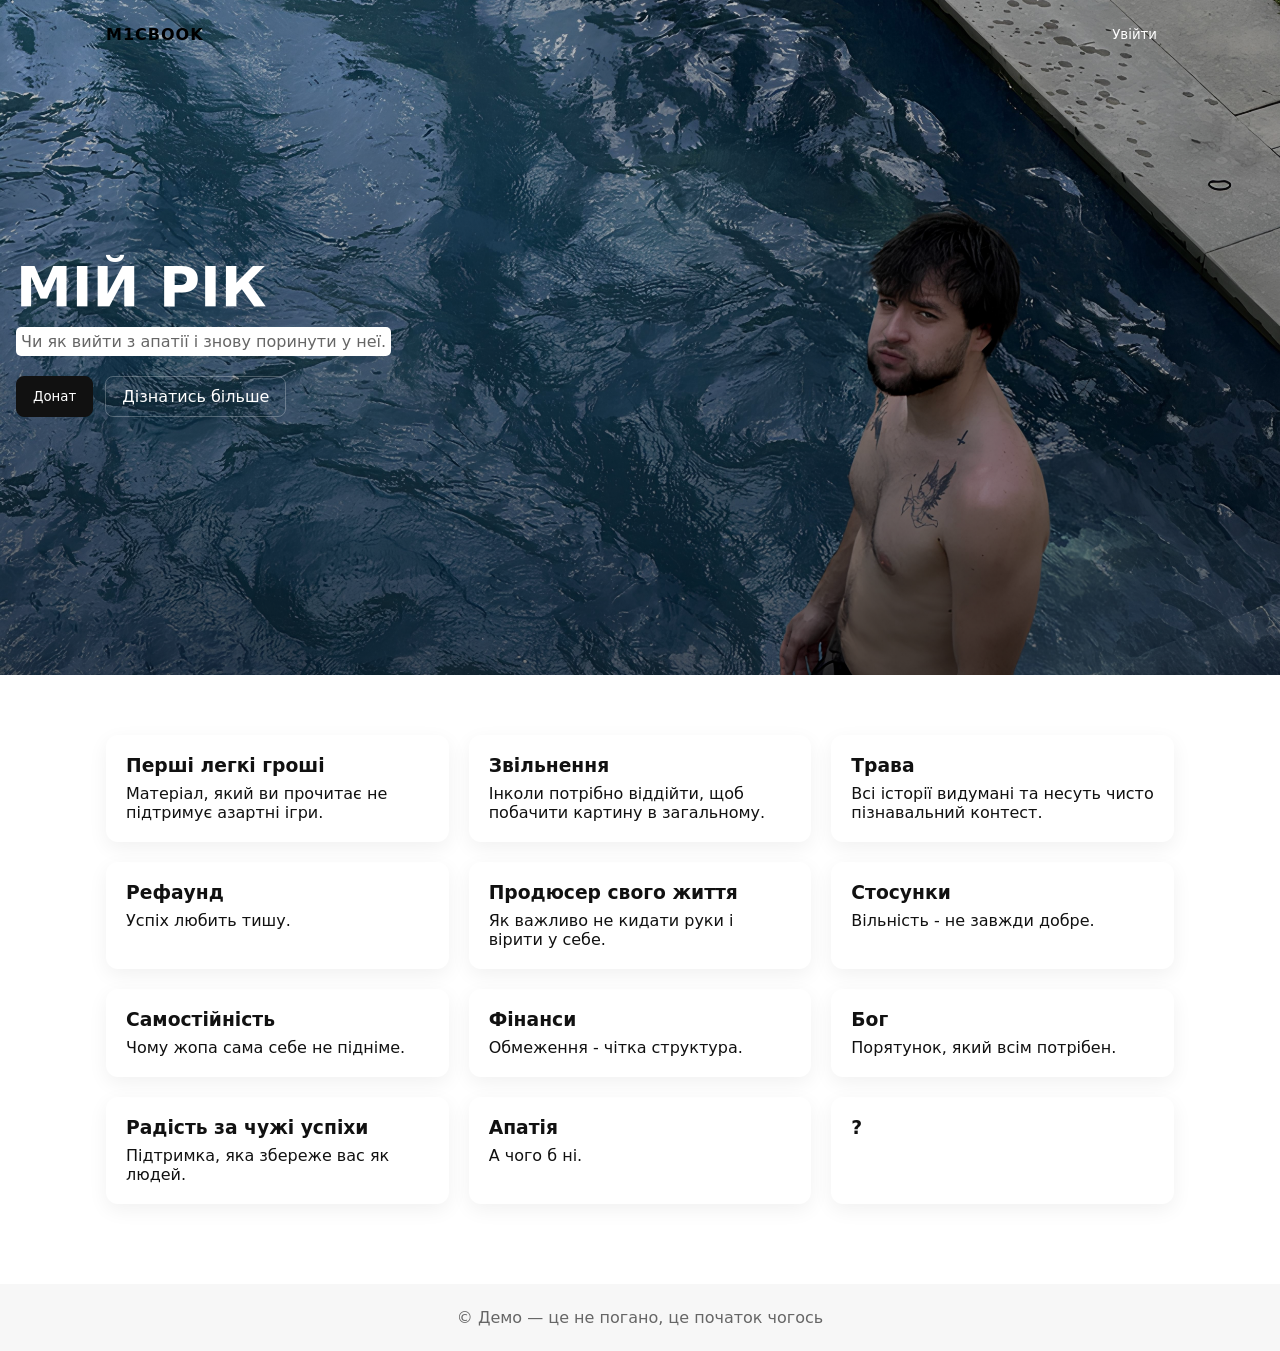
<file: index.html>
<!DOCTYPE html>
<html lang="uk">
  <head>
    <meta charset="utf-8" />
    <meta name="viewport" content="width=device-width,initial-scale=1" />
    <title>HotelSwag — Demo</title>
    <link rel="stylesheet" href="styles.css" />
  </head>
  <body>
    <!-- === Відео-оверлей === -->
    <div id="video-overlay">
      <div class="video-container">
        <video id="myVideo" controls autoplay muted>
          <source src="assets/clip.mp4" type="video/mp4" />
          Твій браузер не підтримує відео.
        </video>
        <button id="close-video">×</button>
      </div>
    </div>

    <header class="nav">
      <div class="container">
        <div class="logo">M1CBOOK</div>
        <nav class="nav-right">
          <button class="btn ghost">Увійти</button>
        </nav>
      </div>
    </header>

    <main>
      <section class="hero">
        <div class="hero-overlay">
          <h1 class="hero-title">МІЙ РІК</h1>
          <p class="hero-sub">Чи як вийти з апатії і знову поринути у неї.</p>
          <div class="hero-cta">
            <button
              class="btn primary"
              onclick="window.open('https://donatello.to/sm1rt51?g=na-kh-od-nogi', '_blanc')"
            >
              Донат
            </button>
            <a href="#features">
              <button class="btn outline">Дізнатись більше</button>
            </a>
          </div>
        </div>
      </section>
      <section id="features" class="features container">
        <div class="feature">
          <a href="12mouth/1/easymoney.html" class="feature-link">
            <h3>Перші легкі гроші</h3>
            <p>Матеріал, який ви прочитає не підтримує азартні ігри.</p>
          </a>
        </div>
        <div class="feature">
          <a href="12mouth/2/outdoor.html" class="feature-link">
            <h3>Звільнення</h3>
            <p>Інколи потрібно віддійти, щоб побачити картину в загальному.</p>
          </a>
        </div>
        <div class="feature">
          <a href="12mouth/3/trava.html" class="feature-link">
            <h3>Трава</h3>
            <p>Всі історії видумані та несуть чисто пізнавальний контест.</p>
          </a>
        </div>
        <div class="feature">
          <a href="12mouth/4/ref.html" class="feature-link">
            <h3>Рефаунд</h3>
            <p>Успіх любить тишу.</p>
          </a>
        </div>
        <div class="feature">
          <a href="12mouth/5/prod.html" class="feature-link">
            <h3>Продюсер свого життя</h3>
            <p>Як важливо не кидати руки і вірити у себе.</p>
          </a>
        </div>
        <div class="feature">
          <a href="12mouth/6/realship.html" class="feature-link">
            <h3>Стосунки</h3>
            <p>Вільність - не завжди добре.</p>
          </a>
        </div>
        <div class="feature">
          <a href="12mouth/7/simple.html" class="feature-link">
            <h3>Самостійність</h3>
            <p>Чому жопа сама себе не підніме.</p>
          </a>
        </div>
        <div class="feature">
          <a href="12mouth/8/finans.html" class="feature-link">
            <h3>Фінанси</h3>
            <p>Обмеження - чітка структура.</p>
          </a>
        </div>
        <div class="feature">
          <a href="12mouth/9/god.html" class="feature-link">
            <h3>Бог</h3>
            <p>Порятунок, який всім потрібен.</p>
          </a>
        </div>
        <div class="feature">
          <a href="12mouth/10/happy.html" class="feature-link">
            <h3>Радість за чужі успіхи</h3>
            <p>Підтримка, яка збереже вас як людей.</p>
          </a>
        </div>
        <div class="feature">
          <a href="12mouth/11/die.html" class="feature-link">
            <h3>Апатія</h3>
            <p>А чого б ні.</p>
          </a>
        </div>
        <div class="feature">
          <a href="12mouth/12/what.html" class="feature-link">
            <h3>?</h3>
          </a>
        </div>
      </section>
    </main>
    <script src="main.js"></script>

    <footer class="footer">
      <div class="container">© Демо — це не погано, це початок чогось</div>
    </footer>
  </body>
</html>
</file>
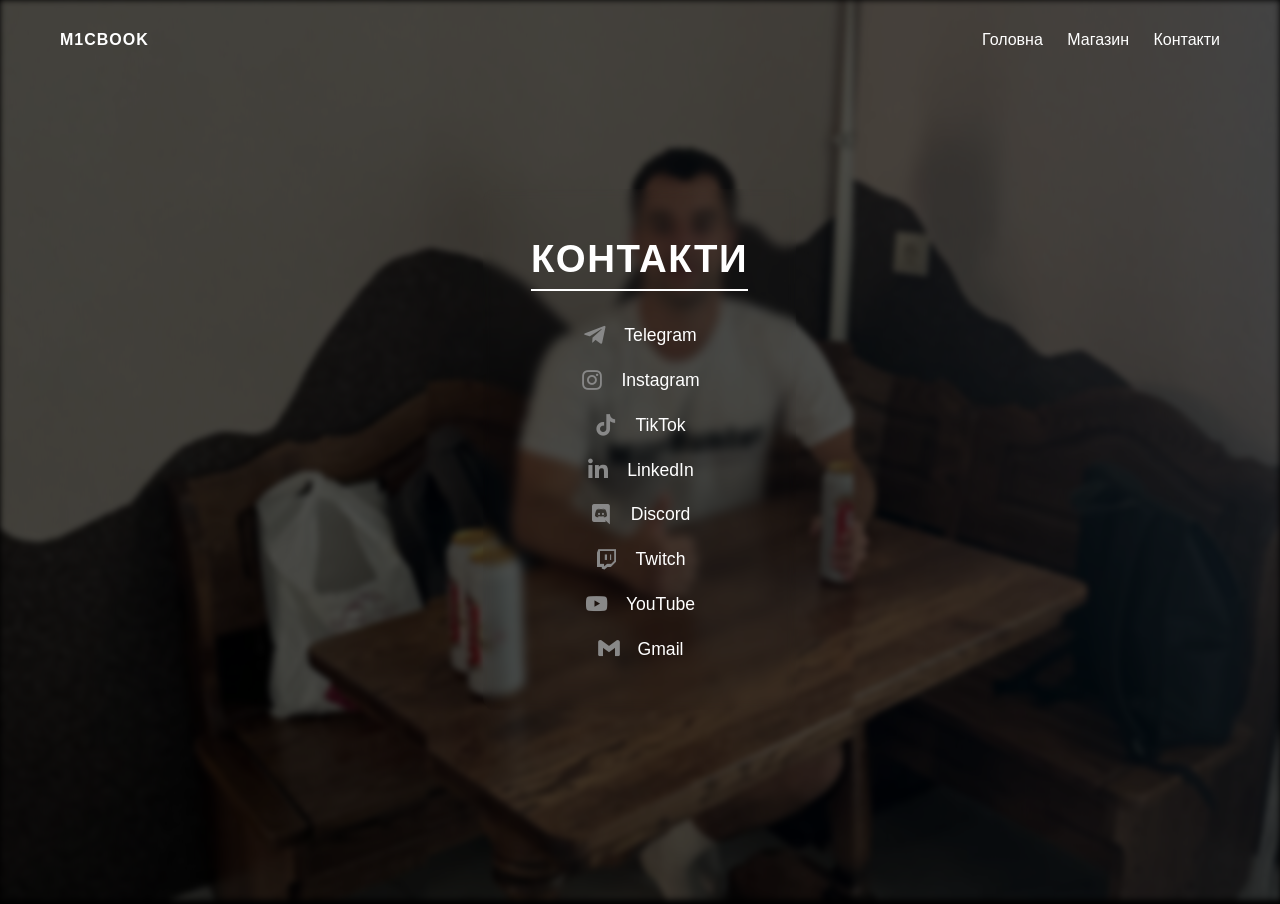
<file: contact/contact.html>
<!DOCTYPE html>
<html lang="uk">
  <head>
    <meta charset="UTF-8" />
    <meta name="viewport" content="width=device-width, initial-scale=1.0" />
    <title>Контакти</title>
    <link
      href="https://unpkg.com/boxicons@2.1.4/css/boxicons.min.css"
      rel="stylesheet"
    />
    <link rel="stylesheet" href="contact.css" />
  </head>
  <header class="headero">
      <h3 class="logo"><span>M1CBOOK</span></h3>
      <nav>
        <a href="../index.html">Головна</a>
        <a href="../magazine/magazine.html">Магазин</a>
        <a href="contact.html">Контакти</a>
      </nav>
    </header>
  <body>
    <div class="background">
      <img
        src="../assets/image_part_001.jpg"
        alt="bg1"
      />
      <img
        src="../assets/image_part_002.jpg"
        alt="bg2"
      />
      <img
        src="../assets/image_part_003.jpg"
        alt="bg3"
      />
      <a href="#" target="_blank">
        <img
          src="../assets/image_part_004.jpg"
          alt="bg-link"
        />
      </a>
      <img
        src="../assets/image_part_005.jpg"
        alt="bg4"
      />
      <img
        src="../assets/image_part_006.jpg"
        alt="bg5"
      />
    </div>

    <section class="contacts">
      <h1>Контакти</h1>
      <ul>
        <li><i class="bx bxl-telegram"></i><a href="https://t.me/mvcbook">Telegram</a></li>
        <li><i class="bx bxl-instagram"></i><a href="https://www.instagram.com/m1cbook/">Instagram</a></li>
        <li><i class="bx bxl-tiktok"></i><a href="https://www.tiktok.com/@monecb3">TikTok</a></li>
        <li><i class="bx bxl-linkedin"></i><a href="https://www.linkedin.com/in/bohdan-mylymuk-77a926233?originalSubdomain=ua">LinkedIn</a></li>
        <li><i class="bx bxl-discord"></i><a href="https://discord.com/users/prisma0629">Discord</a></li>
        <li><i class="bx bxl-twitch"></i><a href="https://www.twitch.tv/sm1rt51">Twitch</a></li>
        <li><i class="bx bxl-youtube"></i><a href="https://www.youtube.com/@mvcbook6671">YouTube</a></li>
        <li><i class="bx bxl-gmail"></i><a href="mailto:bohdanmylymuk@gmail.com">Gmail</a></li>
      </ul>
    </section>
  </body>
</html>
</file>
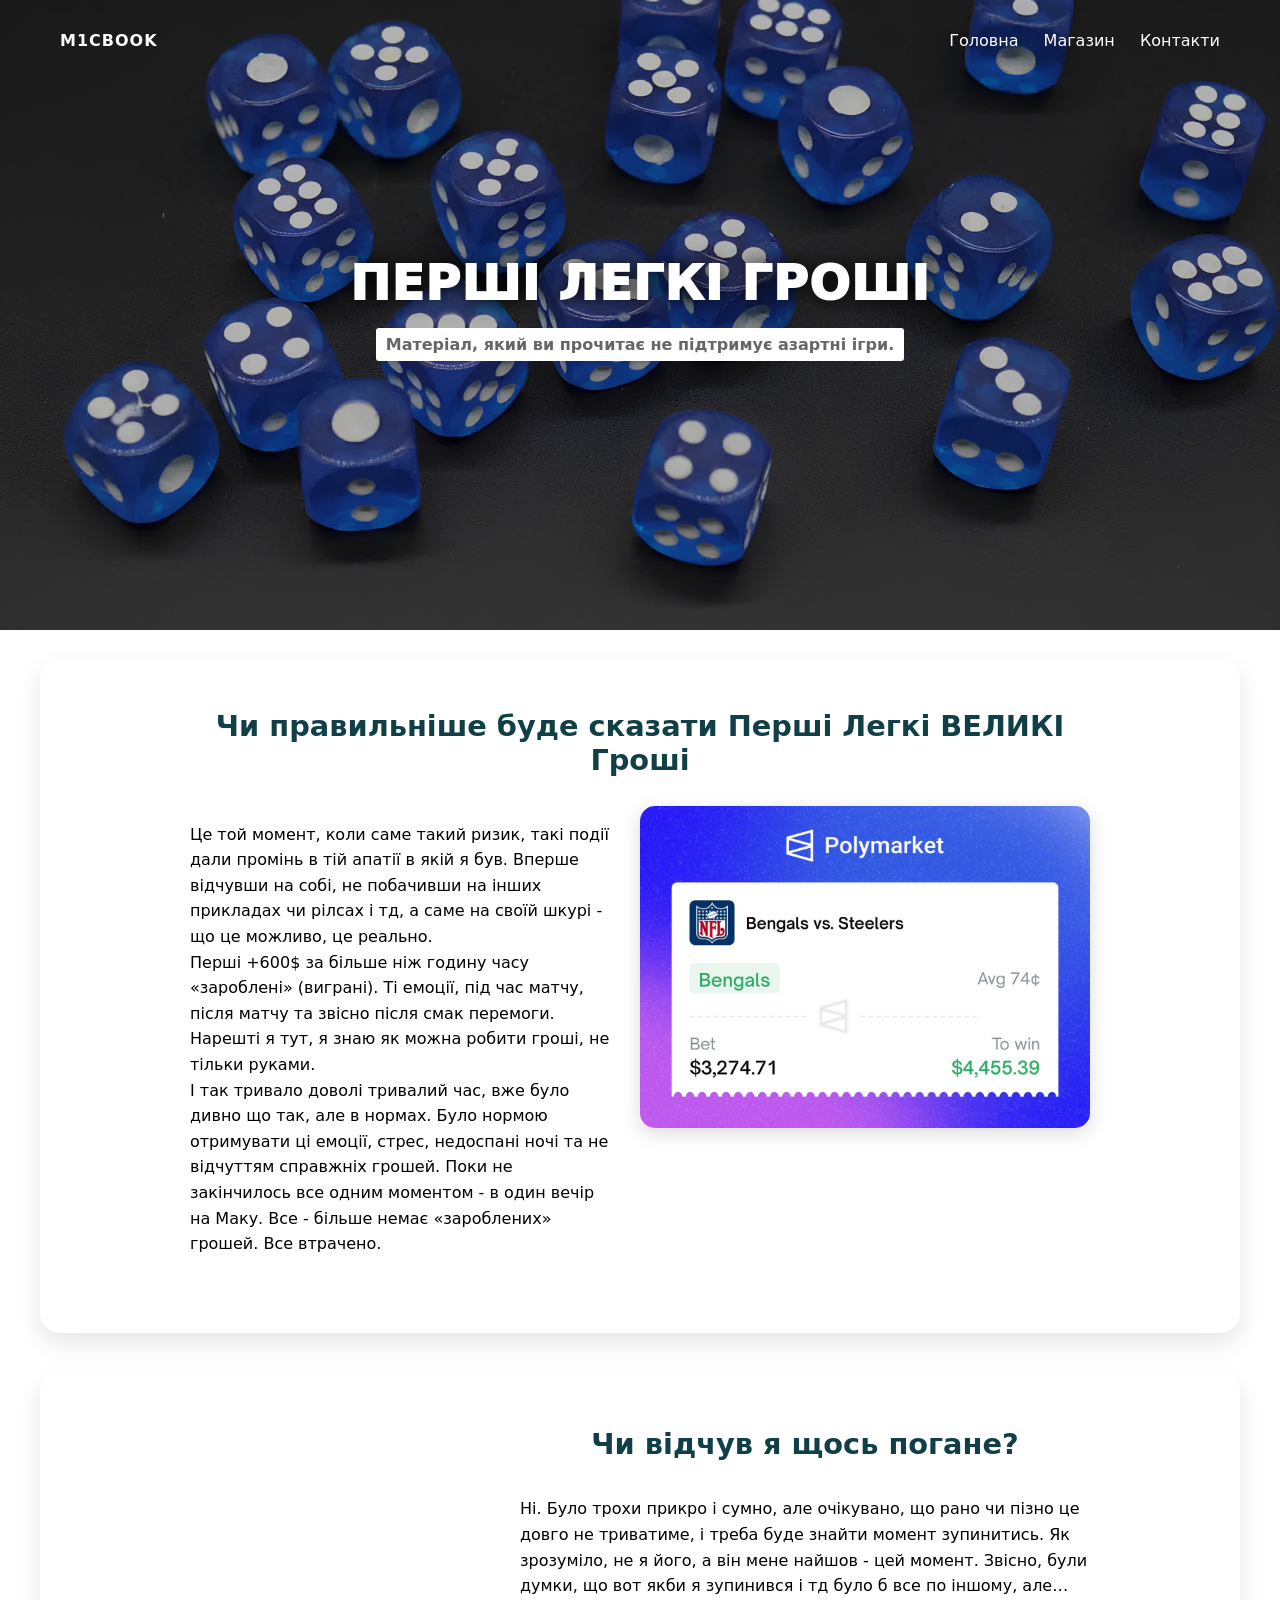
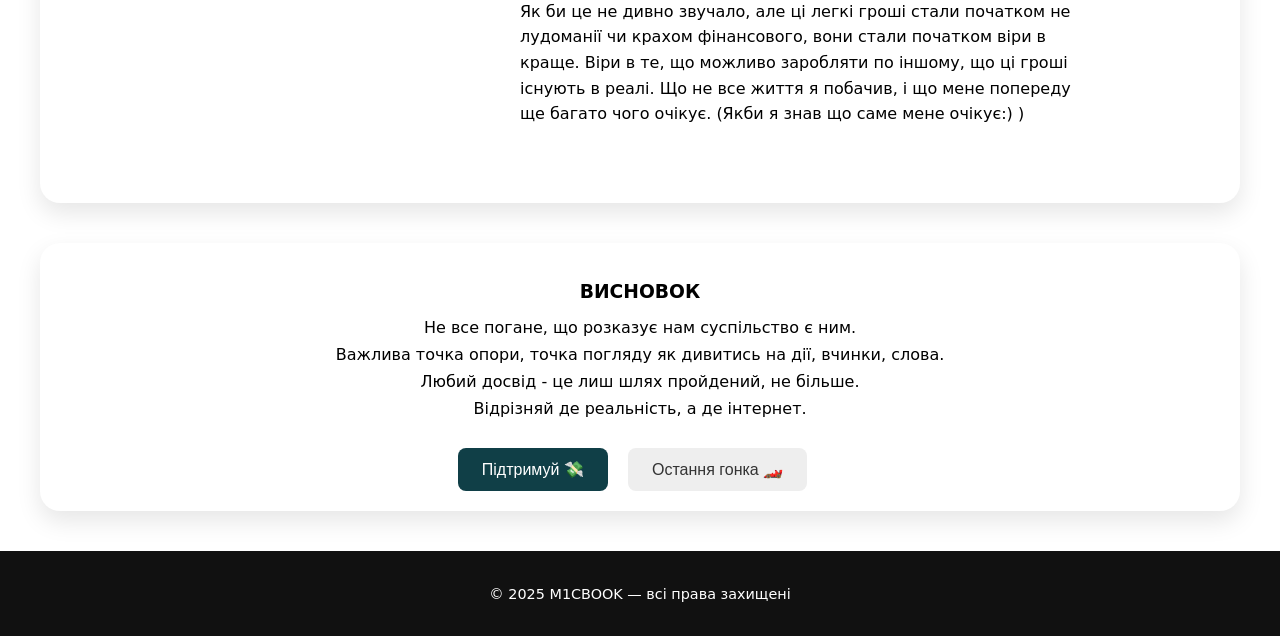
<file: 12mouth/1/easymoney.html>
<!DOCTYPE html>
<html lang="uk">
  <head>
    <meta charset="utf-8" />
    <meta name="viewport" content="width=device-width,initial-scale=1" />
    <title>Перші легкі гроші</title>

    <link rel="stylesheet" href="easymoney.css" />
  </head>
  <body>
    <header class="header">
      <h1 class="logo"><span>M1CBOOK</span></h1>
      <nav>
        <a href="../../index.html" id="goHomeLink">Головна</a>
        <a href="../../magazine/magazine.html">Магазин</a>
        <a href="../../contact/contact.html">Контакти</a>
      </nav>
    </header>

    <section class="product-hero">
      <img
        src="../../assets/one.jpg"
        alt="Nike AirMax X90"
        class="product-image"
      />
      <div class="overlay">
        <h1 class="product-title">ПЕРШІ ЛЕГКІ ГРОШІ</h1>
        <p class="price">
          Матеріал, який ви прочитає не підтримує азартні ігри.
        </p>
      </div>
    </section>

    <section class="product-details">
      <div class="content">
        <p class="price_1">
          Чи правильніше буде сказати Перші Легкі ВЕЛИКІ Гроші
        </p>

        <div class="description-block">
          <div class="text">
            <p>
              Це той момент, коли саме такий ризик, такі події дали промінь в
              тій апатії в якій я був. Вперше відчувши на собі, не побачивши на
              інших прикладах чи рілсах і тд, а саме на своїй шкурі - що це
              можливо, це реально.<br />
              Перші +600$ за більше ніж годину часу «зароблені» (виграні). Ті
              емоції, під час матчу, після матчу та звісно після смак перемоги.
              Нарешті я тут, я знаю як можна робити гроші, не тільки руками.<br />
              І так тривало доволі тривалий час, вже було дивно що так, але в
              нормах. Було нормою отримувати ці емоції, стрес, недоспані ночі та
              не відчуттям справжніх грошей. Поки не закінчилось все одним
              моментом - в один вечір на Маку. Все - більше немає «зароблених»
              грошей. Все втрачено.
            </p>
          </div>
          <img
            src="../../assets/lydik.jpg"
            alt="Спортивне фото"
            class="side-image"
          />
        </div>
      </div>
    </section>
    <section class="product-details">
      <div class="description-block reverse">
        <video class="side-video left" autoplay muted loop playsinline>
          <source src="../../assets/clip.mp4" type="video/mp4" />
          Ваш браузер не підтримує відео.
        </video>
        <div class="text">
          <p class="price_1">Чи відчув я щось погане?</p>
          <p>
            Ні. Було трохи прикро і сумно, але очікувано, що рано чи пізно це
            довго не триватиме, і треба буде знайти момент зупинитись. Як
            зрозуміло, не я його, а він мене найшов - цей момент. Звісно, були
            думки, що вот якби я зупинився і тд було б все по іншому, але…<br />
            Як би це не дивно звучало, але ці легкі гроші стали початком не
            лудоманії чи крахом фінансового, вони стали початком віри в краще.
            Віри в те, що можливо заробляти по іншому, що ці гроші існують в
            реалі. Що не все життя я побачив, і що мене попереду ще багато чого
            очікує. (Якби я знав що саме мене очікує:) )
          </p>
        </div>
      </div>
    </section>
    <section class="product-details">
      <div class="characteristics">
        <h3>ВИСНОВОК</h3>
        <ul>
          <li>Не все погане, що розказує нам суспільство є ним.</li>
          <li>
            Важлива точка опори, точка погляду як дивитись на дії, вчинки,
            слова.
          </li>
          <li>Любий досвід - це лиш шлях пройдений, не більше.</li>
          <li>Відрізняй де реальність, а де інтернет.</li>
        </ul>
      </div>

      <div class="buttons">
        <button
          class="btn primary"
          onclick="window.open('https://donatello.to/sm1rt51?g=na-norm-router-vay-fay', '_blanc')"
        >
          Підтримуй 💸
        </button>
        <button
          class="btn secondary"
          onclick="window.open('https://polymarket.com/', '_blanc')"
        >
          Остання гонка 🏎️
        </button>
      </div>
    </section>

    <footer class="footer">
      <p>© 2025 M1CBOOK — всі права захищені</p>
    </footer>
    <script src="../../main.js"></script>
  </body>
</html>
</file>
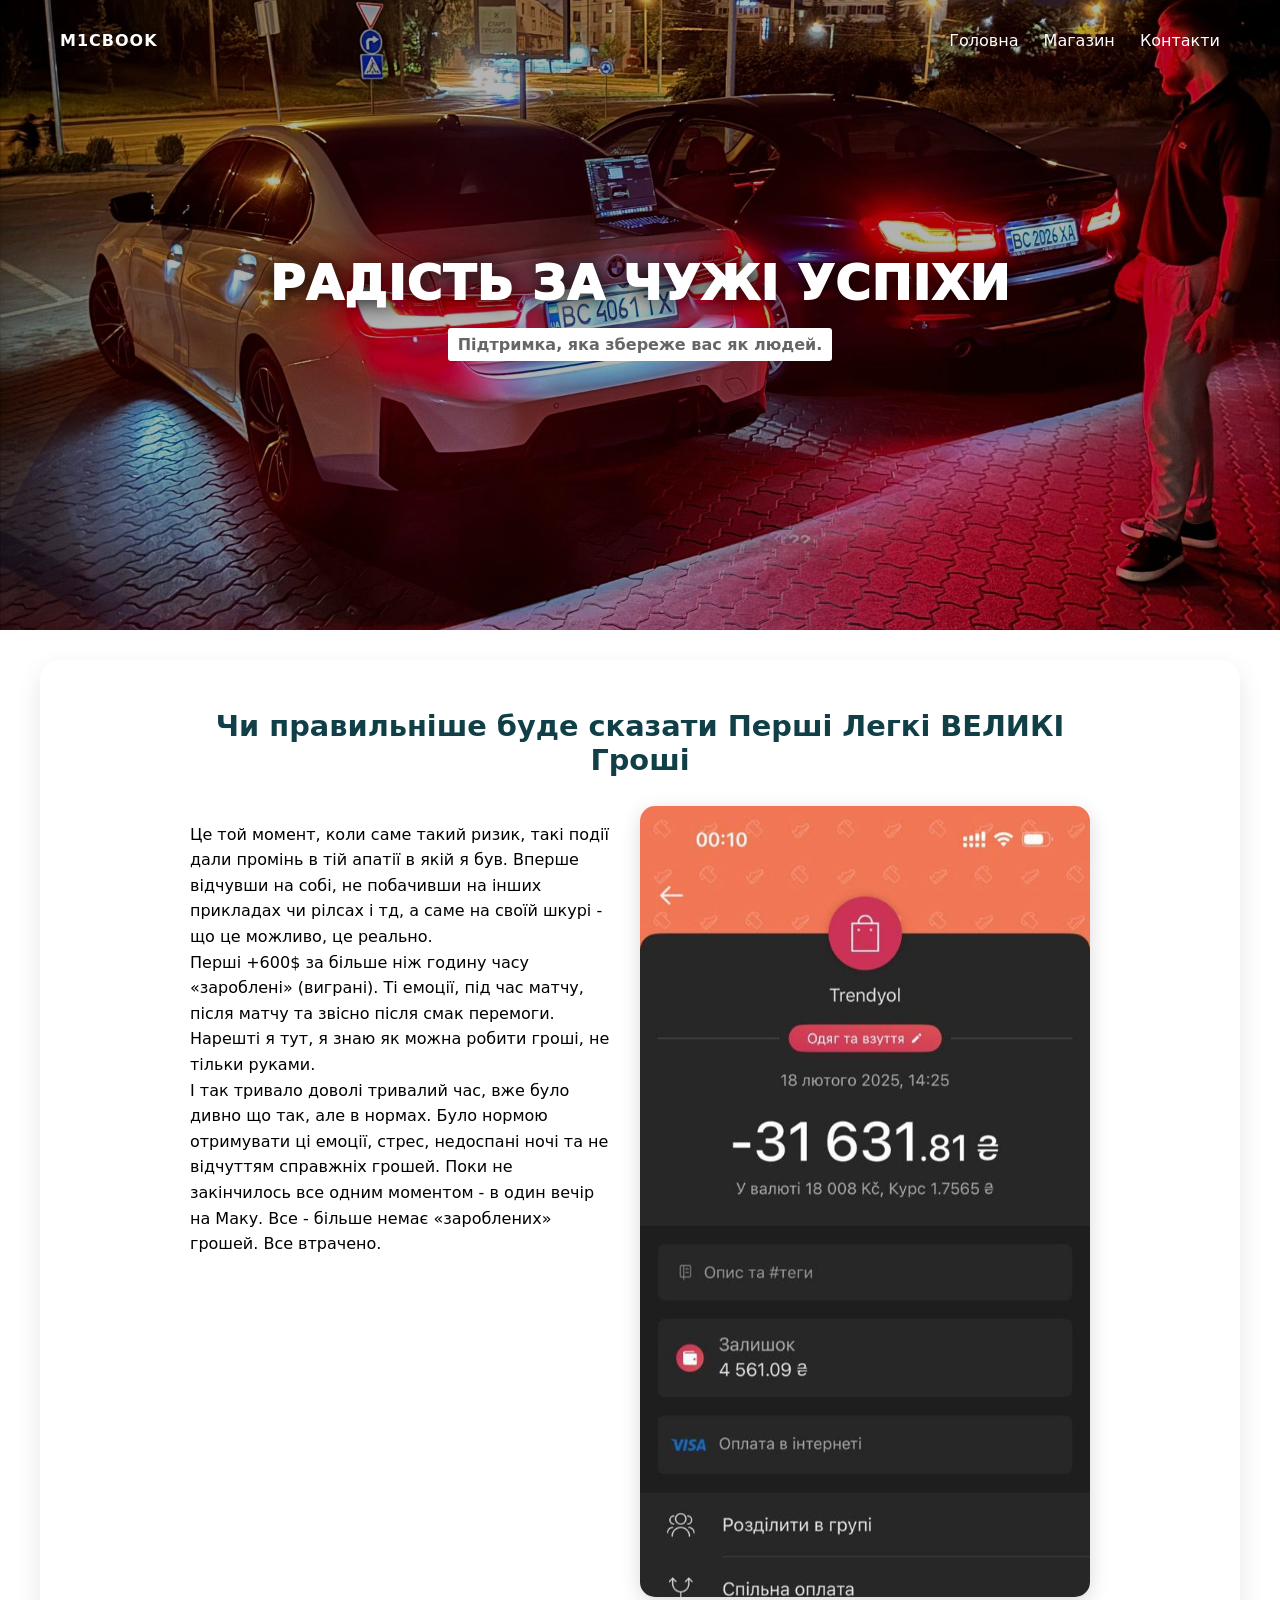
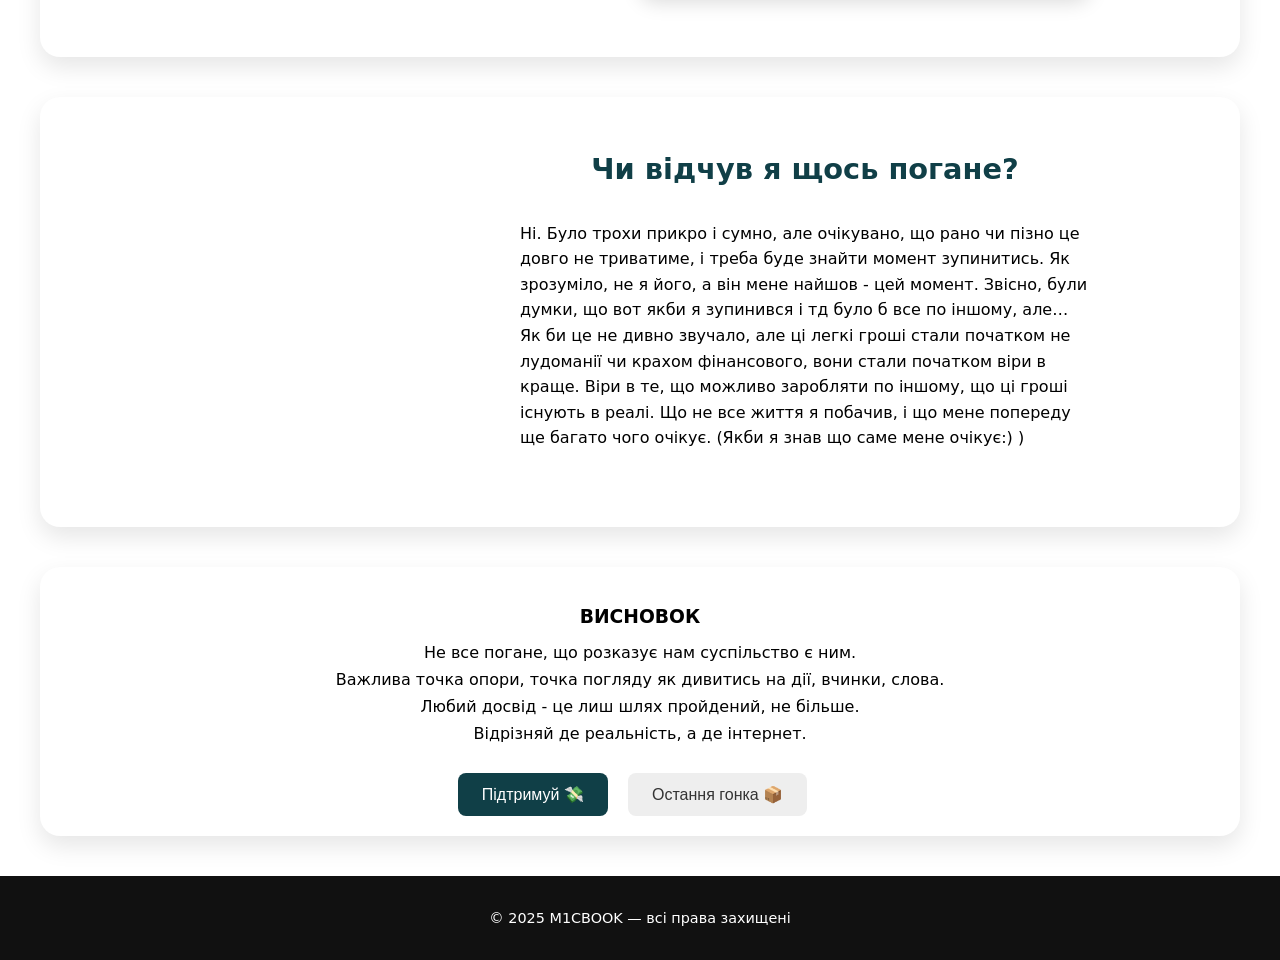
<file: 12mouth/10/happy.html>
<!DOCTYPE html>
<html lang="uk">
  <head>
    <meta charset="utf-8" />
    <meta name="viewport" content="width=device-width,initial-scale=1" />
    

    <link rel="stylesheet" href="happy.css" />
  </head>
  <body>
    <header class="header">
      <h1 class="logo"><span>M1CBOOK</span></h1>
      <nav>
        <a href="../../index.html" id="goHomeLink">Головна</a>
        <a href="../../magazine/magazine.html">Магазин</a>
        <a href="../../contact/contact.html">Контакти</a>
      </nav>
    </header>

    <section class="product-hero">
      <img
        src="../../assets/ten.jpg"
        alt="Nike AirMax X90"
        class="product-image"
      />
      <div class="overlay">
        <h1 class="product-title">РАДІСТЬ ЗА ЧУЖІ УСПІХИ</h1>
        <p class="price">
          Підтримка, яка збереже вас як людей.
        </p>
      </div>
    </section>

    <section class="product-details">
      <div class="content">
        <p class="price_1">
          Чи правильніше буде сказати Перші Легкі ВЕЛИКІ Гроші
        </p>

        <div class="description-block">
          <div class="text">
            <p>
              Це той момент, коли саме такий ризик, такі події дали промінь в
              тій апатії в якій я був. Вперше відчувши на собі, не побачивши на
              інших прикладах чи рілсах і тд, а саме на своїй шкурі - що це
              можливо, це реально.<br />
              Перші +600$ за більше ніж годину часу «зароблені» (виграні). Ті
              емоції, під час матчу, після матчу та звісно після смак перемоги.
              Нарешті я тут, я знаю як можна робити гроші, не тільки руками.<br />
              І так тривало доволі тривалий час, вже було дивно що так, але в
              нормах. Було нормою отримувати ці емоції, стрес, недоспані ночі та
              не відчуттям справжніх грошей. Поки не закінчилось все одним
              моментом - в один вечір на Маку. Все - більше немає «зароблених»
              грошей. Все втрачено.
            </p>
          </div>
          <img
            src="../../assets/ref.jpg"
            alt="Спортивне фото"
            class="side-image"
          />
        </div>
      </div>
    </section>
    <section class="product-details">
      <div class="description-block reserved">
        <video class="side-video" autoplay muted loop playsinline>
          <source src="../../assets/clip4.mp4" type="video/mp4" />
          Ваш браузер не підтримує відео.
        </video>
        <div class="text">
          <p class="price_1">Чи відчув я щось погане?</p>
          <p>
            Ні. Було трохи прикро і сумно, але очікувано, що рано чи пізно це
            довго не триватиме, і треба буде знайти момент зупинитись. Як
            зрозуміло, не я його, а він мене найшов - цей момент. Звісно, були
            думки, що вот якби я зупинився і тд було б все по іншому, але…<br />
            Як би це не дивно звучало, але ці легкі гроші стали початком не
            лудоманії чи крахом фінансового, вони стали початком віри в краще.
            Віри в те, що можливо заробляти по іншому, що ці гроші існують в
            реалі. Що не все життя я побачив, і що мене попереду ще багато чого
            очікує. (Якби я знав що саме мене очікує:) )
          </p>
        </div>
      </div>
    </section>
    <section class="product-details">
      <div class="characteristics">
        <h3>ВИСНОВОК</h3>
        <ul>
          <li>Не все погане, що розказує нам суспільство є ним.</li>
          <li>
            Важлива точка опори, точка погляду як дивитись на дії, вчинки,
            слова.
          </li>
          <li>Любий досвід - це лиш шлях пройдений, не більше.</li>
          <li>Відрізняй де реальність, а де інтернет.</li>
        </ul>
      </div>

      <div class="buttons">
        <button
          class="btn primary"
          onclick="window.open('https://donatello.to/sm1rt51?g=na-norm-router-vay-fay', '_blanc')"
        >
          Підтримуй 💸
        </button>
        <button
          class="btn secondary"
          onclick="window.open('https://www.trendyol.com/en', '_blanc')"
        >
          Остання гонка 📦
        </button>
      </div>
    </section>

    <footer class="footer">
      <p>© 2025 M1CBOOK — всі права захищені</p>
    </footer>
        <script src="../../main.js"></script>

  </body>
</html>
</file>
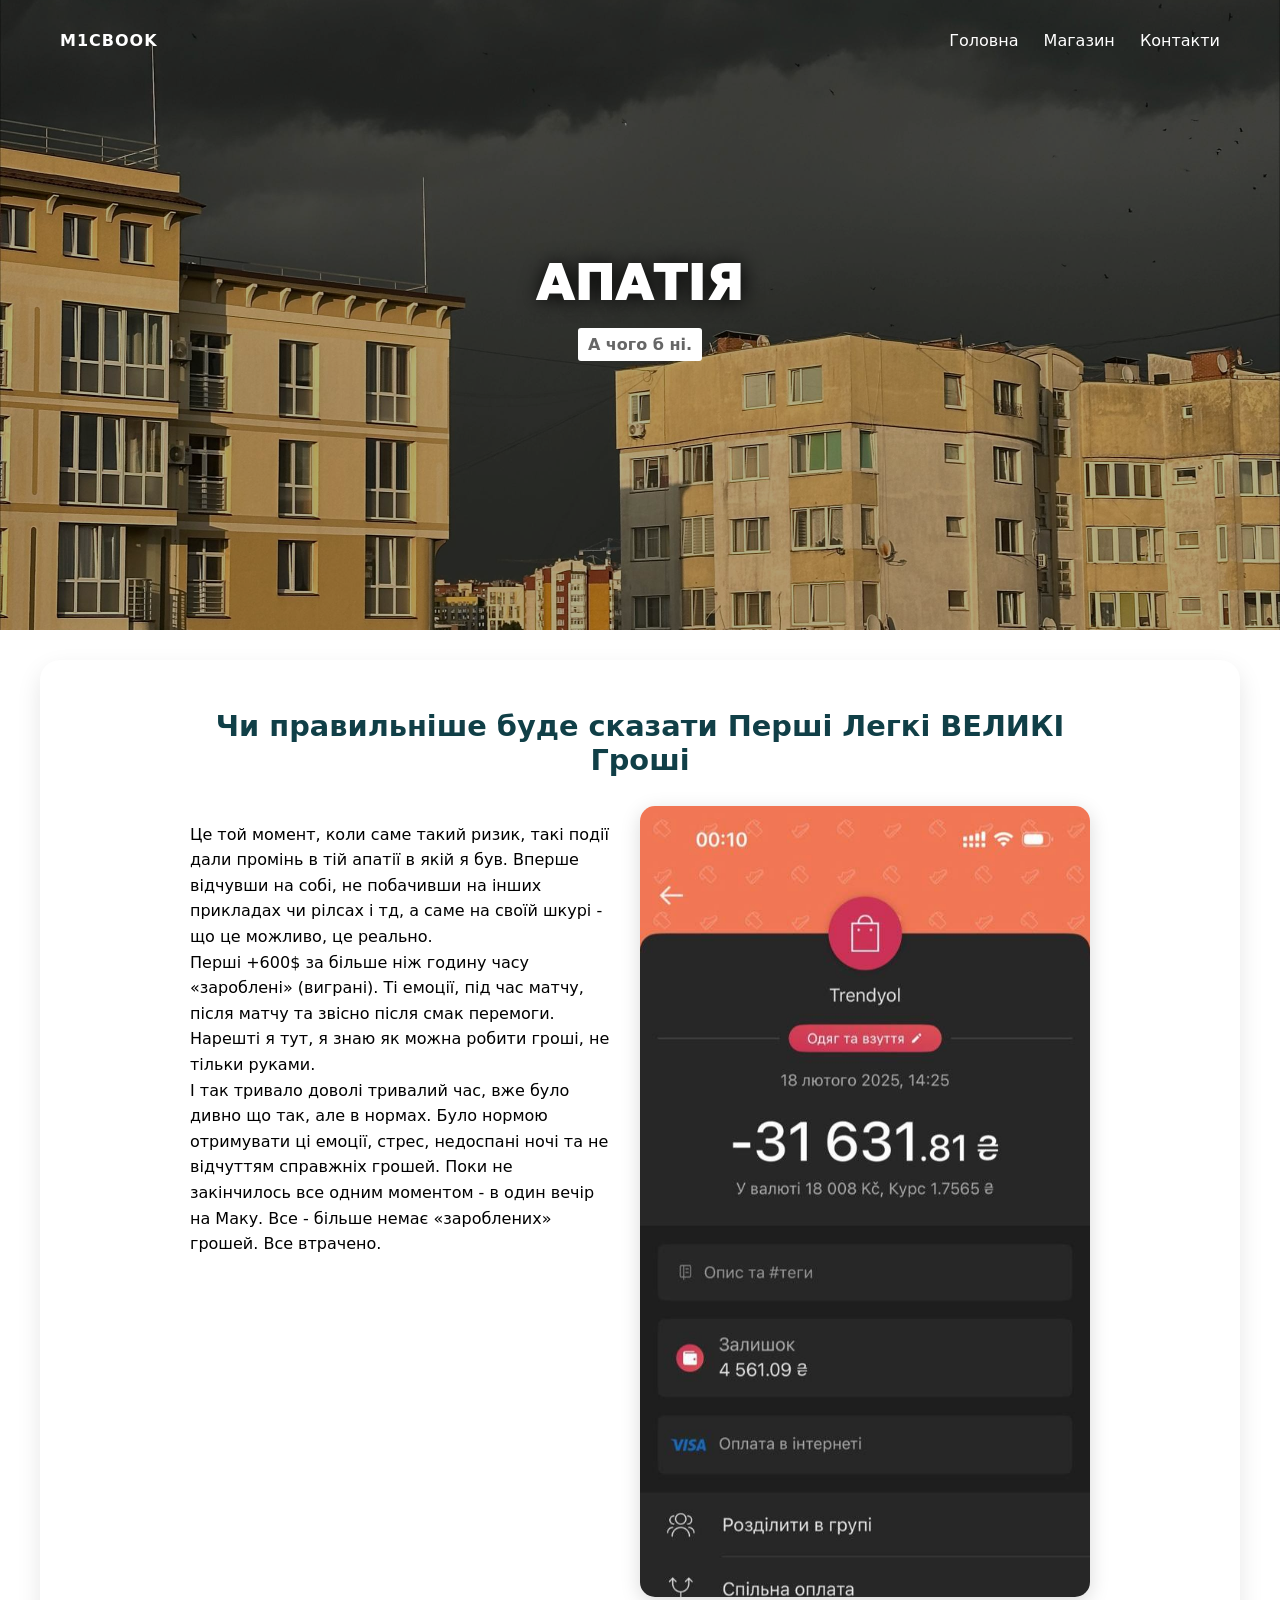
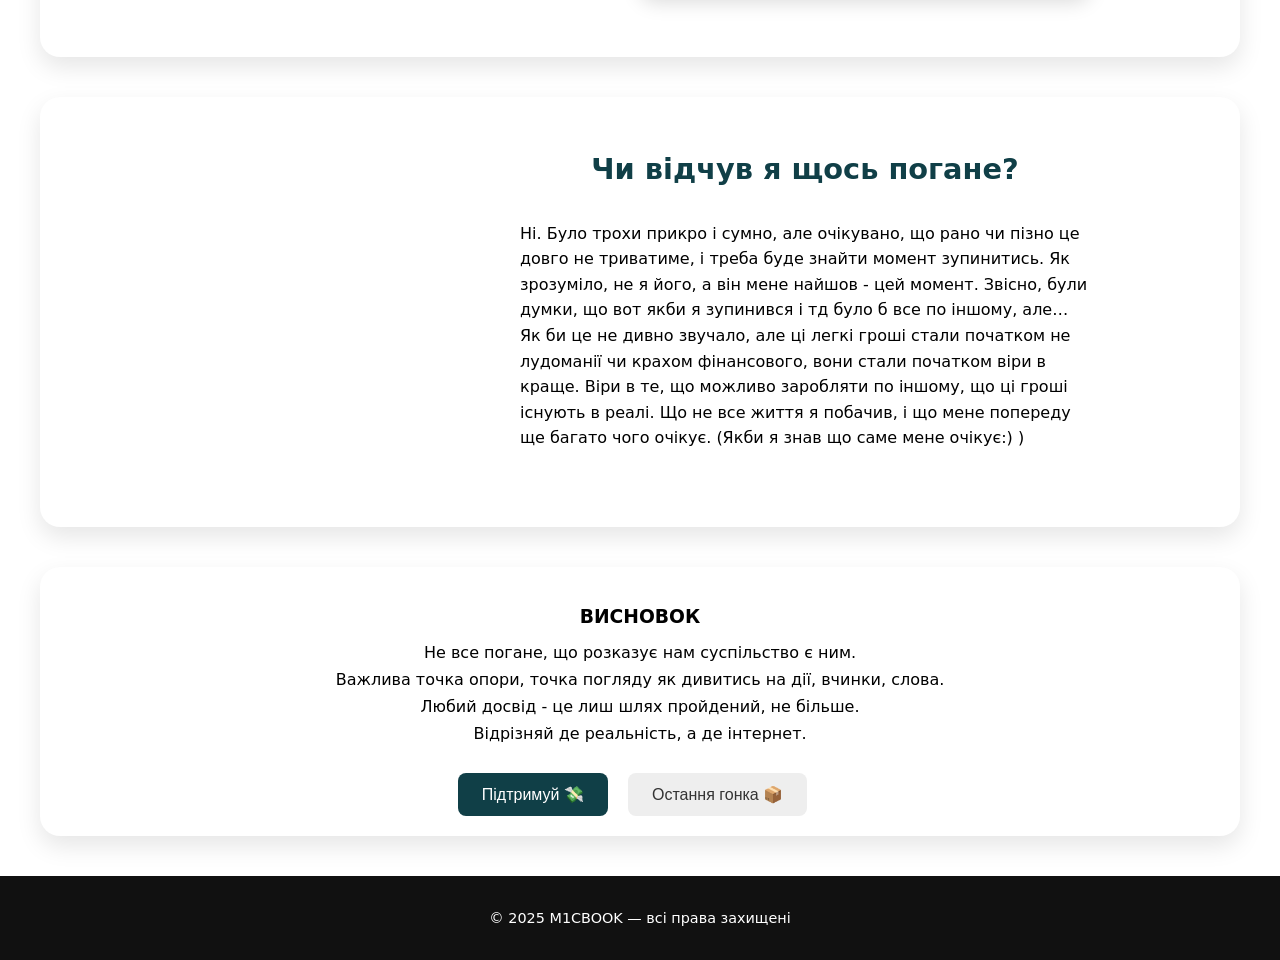
<file: 12mouth/11/die.html>
<!DOCTYPE html>
<html lang="uk">
  <head>
    <meta charset="utf-8" />
    <meta name="viewport" content="width=device-width,initial-scale=1" />
    

    <link rel="stylesheet" href="die.css" />
  </head>
  <body>
    <header class="header">
      <h1 class="logo"><span>M1CBOOK</span></h1>
      <nav>
        <a href="../../index.html" id="goHomeLink">Головна</a>
        <a href="../../magazine/magazine.html">Магазин</a>
        <a href="../../contact/contact.html">Контакти</a>
      </nav>
    </header>

    <section class="product-hero">
      <img
        src="../../assets/eleven.jpg"
        alt="Nike AirMax X90"
        class="product-image"
      />
      <div class="overlay">
        <h1 class="product-title">АПАТІЯ</h1>
        <p class="price">
          А чого б ні.
        </p>
      </div>
    </section>

    <section class="product-details">
      <div class="content">
        <p class="price_1">
          Чи правильніше буде сказати Перші Легкі ВЕЛИКІ Гроші
        </p>

        <div class="description-block">
          <div class="text">
            <p>
              Це той момент, коли саме такий ризик, такі події дали промінь в
              тій апатії в якій я був. Вперше відчувши на собі, не побачивши на
              інших прикладах чи рілсах і тд, а саме на своїй шкурі - що це
              можливо, це реально.<br />
              Перші +600$ за більше ніж годину часу «зароблені» (виграні). Ті
              емоції, під час матчу, після матчу та звісно після смак перемоги.
              Нарешті я тут, я знаю як можна робити гроші, не тільки руками.<br />
              І так тривало доволі тривалий час, вже було дивно що так, але в
              нормах. Було нормою отримувати ці емоції, стрес, недоспані ночі та
              не відчуттям справжніх грошей. Поки не закінчилось все одним
              моментом - в один вечір на Маку. Все - більше немає «зароблених»
              грошей. Все втрачено.
            </p>
          </div>
          <img
            src="../../assets/ref.jpg"
            alt="Спортивне фото"
            class="side-image"
          />
        </div>
      </div>
    </section>
    <section class="product-details">
      <div class="description-block reserved">
        <video class="side-video" autoplay muted loop playsinline>
          <source src="../../assets/clip4.mp4" type="video/mp4" />
          Ваш браузер не підтримує відео.
        </video>
        <div class="text">
          <p class="price_1">Чи відчув я щось погане?</p>
          <p>
            Ні. Було трохи прикро і сумно, але очікувано, що рано чи пізно це
            довго не триватиме, і треба буде знайти момент зупинитись. Як
            зрозуміло, не я його, а він мене найшов - цей момент. Звісно, були
            думки, що вот якби я зупинився і тд було б все по іншому, але…<br />
            Як би це не дивно звучало, але ці легкі гроші стали початком не
            лудоманії чи крахом фінансового, вони стали початком віри в краще.
            Віри в те, що можливо заробляти по іншому, що ці гроші існують в
            реалі. Що не все життя я побачив, і що мене попереду ще багато чого
            очікує. (Якби я знав що саме мене очікує:) )
          </p>
        </div>
      </div>
    </section>
    <section class="product-details">
      <div class="characteristics">
        <h3>ВИСНОВОК</h3>
        <ul>
          <li>Не все погане, що розказує нам суспільство є ним.</li>
          <li>
            Важлива точка опори, точка погляду як дивитись на дії, вчинки,
            слова.
          </li>
          <li>Любий досвід - це лиш шлях пройдений, не більше.</li>
          <li>Відрізняй де реальність, а де інтернет.</li>
        </ul>
      </div>

      <div class="buttons">
        <button
          class="btn primary"
          onclick="window.open('https://donatello.to/sm1rt51?g=na-norm-router-vay-fay', '_blanc')"
        >
          Підтримуй 💸
        </button>
        <button
          class="btn secondary"
          onclick="window.open('https://www.trendyol.com/en', '_blanc')"
        >
          Остання гонка 📦
        </button>
      </div>
    </section>

    <footer class="footer">
      <p>© 2025 M1CBOOK — всі права захищені</p>
    </footer>
        <script src="../../main.js"></script>

  </body>
</html>
</file>
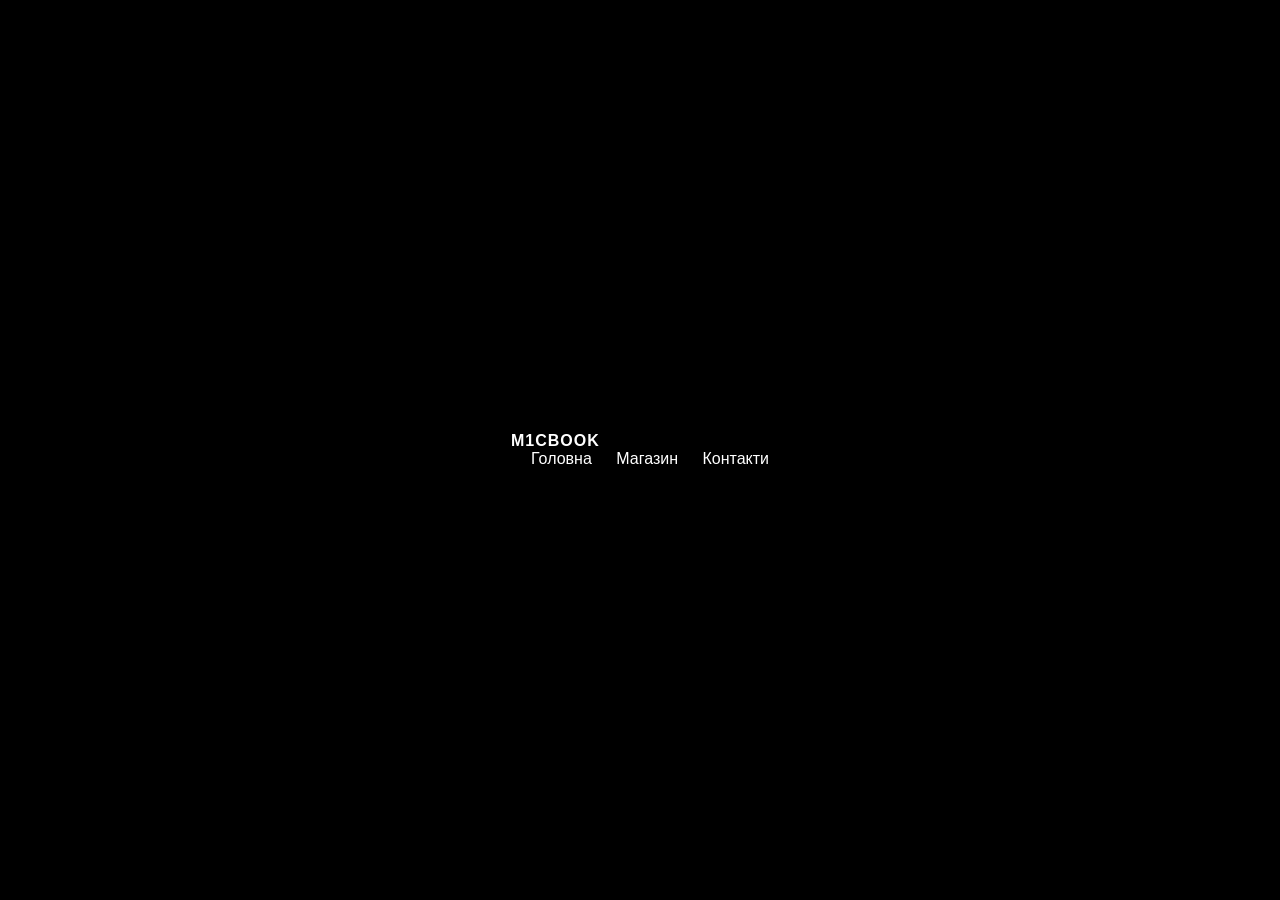
<file: 12mouth/12/what.html>
<!DOCTYPE html>
<html lang="en">
<head>
    <meta charset="UTF-8">
    <meta name="viewport" content="width=device-width, initial-scale=1.0">
    <link rel="stylesheet" href="../../contact/contact.css" />
    <title>HotelSwag</title>
</head>
<body>
    <header class="header">
      <h1 class="logo"><span>M1CBOOK</span></h1>
      <nav>
        <a href="../../index.html" id="goHomeLink">Головна</a>
        <a href="../../magazine/magazine.html">Магазин</a>
        <a href="../../contact/contact.html">Контакти</a>
      </nav>
    </header>
        <script src="../../main.js"></script>

</body>
</html>
</file>
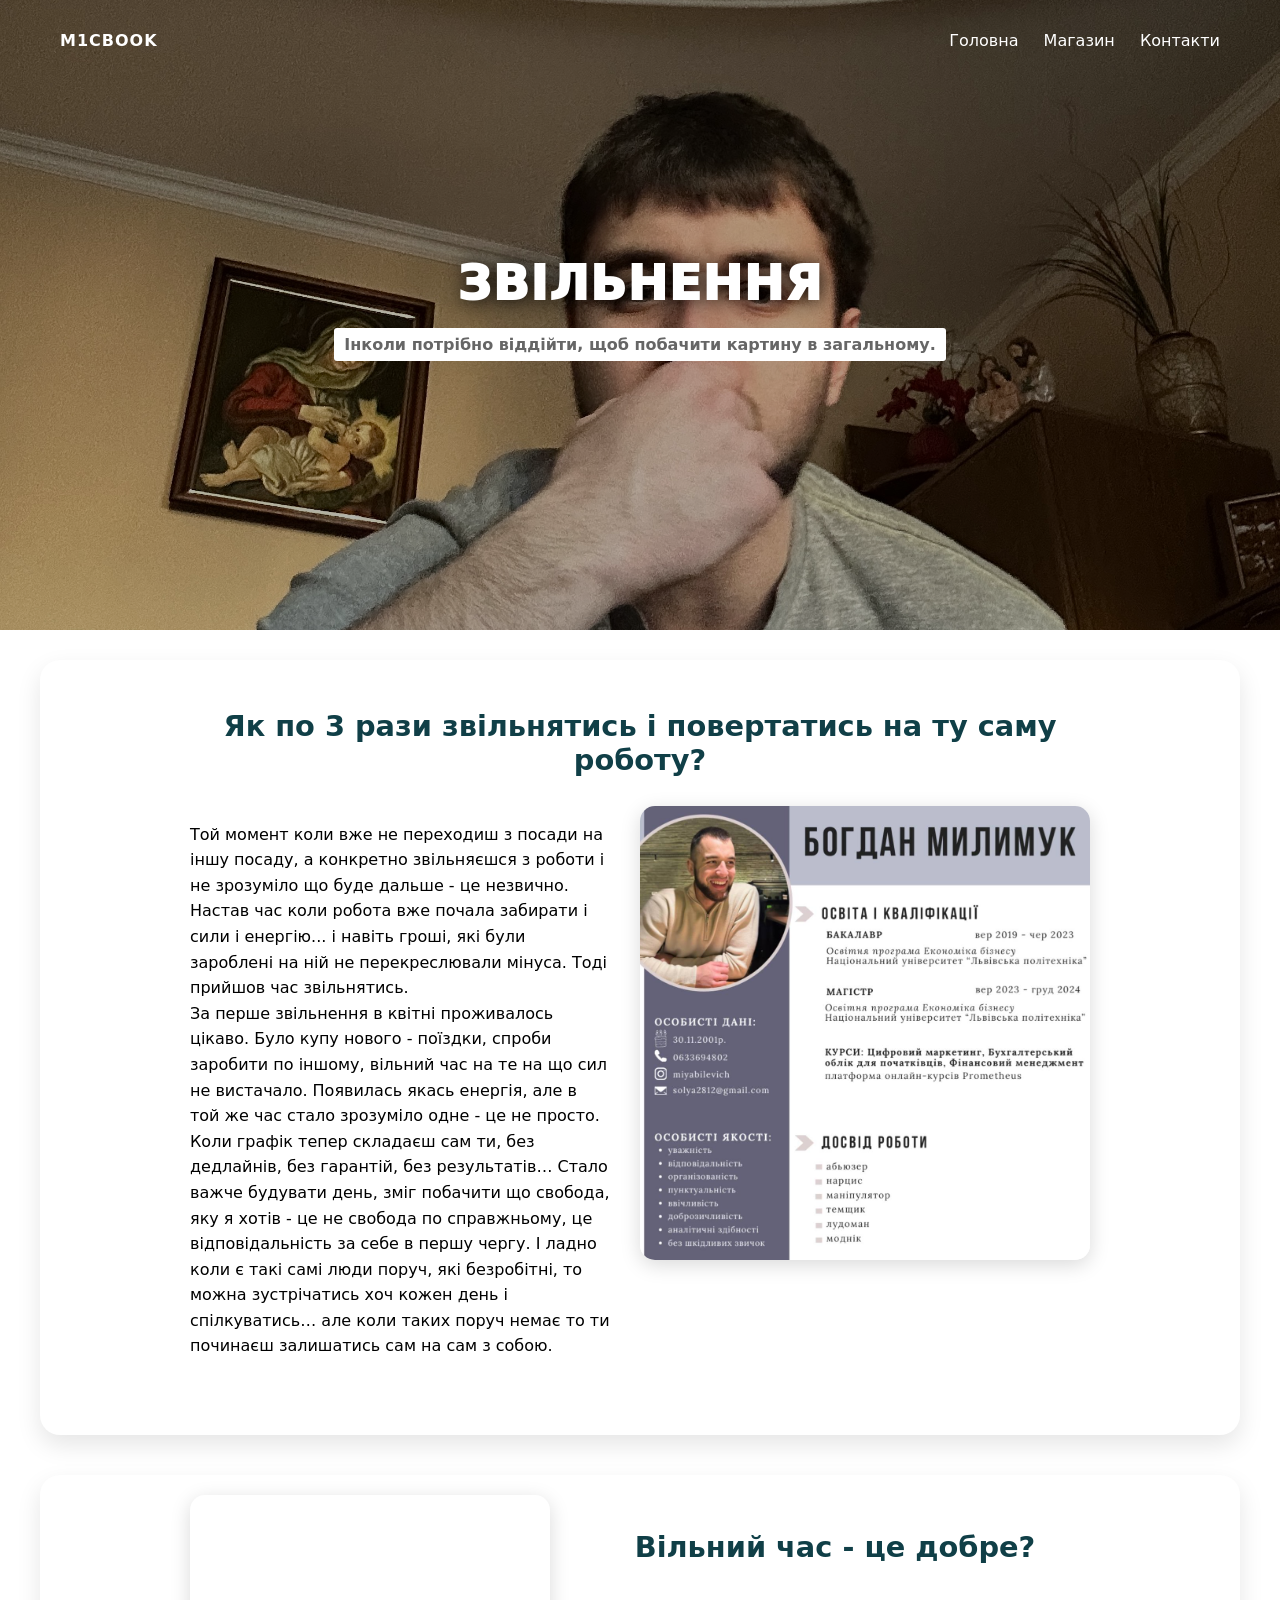
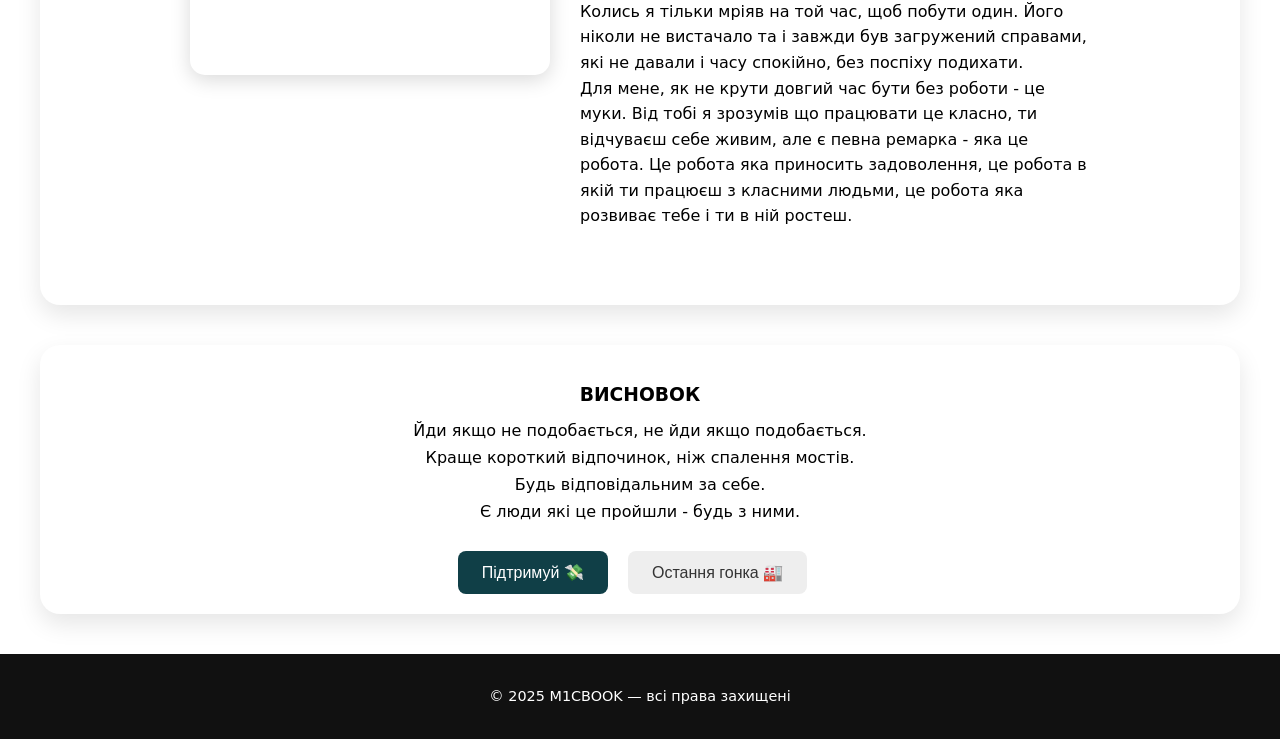
<file: 12mouth/2/outdoor.html>
<!DOCTYPE html>
<html lang="uk">
  <head>
    <meta charset="utf-8" />
    <meta name="viewport" content="width=device-width,initial-scale=1" />

    <link rel="stylesheet" href="outdoor.css" />
  </head>
  <body>
    <header class="header">
      <h1 class="logo"><span>M1CBOOK</span></h1>
      <nav>
        <a href="../../index.html" id="goHomeLink">Головна</a>
        <a href="../../magazine/magazine.html">Магазин</a>
        <a href="../../contact/contact.html">Контакти</a>
      </nav>
    </header>

    <section class="product-hero">
      <img
        src="../../assets/two.JPG"
        alt="Nike AirMax X90"
        class="product-image"
      />
      <div class="overlay">
        <h1 class="product-title">ЗВІЛЬНЕННЯ</h1>
        <p class="price">
          Інколи потрібно віддійти, щоб побачити картину в загальному.
        </p>
      </div>
    </section>

    <section class="product-details">
      <div class="content">
        <p class="price_1">
          Як по 3 рази звільнятись і повертатись на ту саму роботу?
        </p>

        <div class="description-block">
          <div class="text">
            <p>
              Той момент коли вже не переходиш з посади на іншу посаду, а
              конкретно звільняєшся з роботи і не зрозуміло що буде дальше - це
              незвично. Настав час коли робота вже почала забирати і сили і
              енергію... і навіть гроші, які були зароблені на ній не
              перекреслювали мінуса. Тоді прийшов час звільнятись. <br />За
              перше звільнення в квітні проживалось цікаво. Було купу нового -
              поїздки, спроби заробити по іншому, вільний час на те на що сил не
              вистачало. Появилась якась енергія, але в той же час стало
              зрозуміло одне - це не просто. <br />Коли графік тепер складаєш
              сам ти, без дедлайнів, без гарантій, без результатів… Стало важче
              будувати день, зміг побачити що свобода, яку я хотів - це не
              свобода по справжньому, це відповідальність за себе в першу чергу.
              І ладно коли є такі самі люди поруч, які безробітні, то можна
              зустрічатись хоч кожен день і спілкуватись… але коли таких поруч
              немає то ти починаєш залишатись сам на сам з собою.
            </p>
          </div>
          <img
            src="../../assets/zviln.jpg"
            alt="Спортивне фото"
            class="side-image"
          />
        </div>
      </div>
    </section>
    <section class="product-details">
      <div class="description-block reserved">
        <video class="side-video" autoplay muted loop playsinline>
          <source src="../../assets/clip2.MP4" type="video/mp4" />
          Ваш браузер не підтримує відео.
        </video>
        <div class="text">
          <p class="price_1">Вільний час - це добре?</p>
          <p>
            Колись я тільки мріяв на той час, щоб побути один. Його ніколи не
            вистачало та і завжди був загружений справами, які не давали і часу
            спокійно, без поспіху подихати.<br />
            Для мене, як не крути довгий час бути без роботи - це муки. Від тобі
            я зрозумів що працювати це класно, ти відчуваєш себе живим, але є
            певна ремарка - яка це робота. Це робота яка приносить задоволення,
            це робота в якій ти працюєш з класними людьми, це робота яка
            розвиває тебе і ти в ній ростеш.
          </p>
        </div>
      </div>
    </section>
    <section class="product-details">
      <div class="characteristics">
        <h3>ВИСНОВОК</h3>
        <ul>
          <li>Йди якщо не подобається, не йди якщо подобається.</li>
          <li>Краще короткий відпочинок, ніж спалення мостів.</li>
          <li>Будь відповідальним за себе.</li>
          <li>Є люди які це пройшли - будь з ними.</li>
        </ul>
      </div>

      <div class="buttons">
        <button
          class="btn primary"
          onclick="window.open('https://donatello.to/sm1rt51?g=na-norm-router-vay-fay', '_blanc')"
        >
          Підтримуй 💸
        </button>
        <button
          class="btn secondary"
          onclick="window.open('https://www.work.ua/jobs/by-company/949773/', '_blanc')"
        >
          Остання гонка 🏭
        </button>
      </div>
    </section>

    <footer class="footer">
      <p>© 2025 M1CBOOK — всі права захищені</p>
    </footer>
    <script src="../../main.js"></script>
  </body>
</html>
</file>
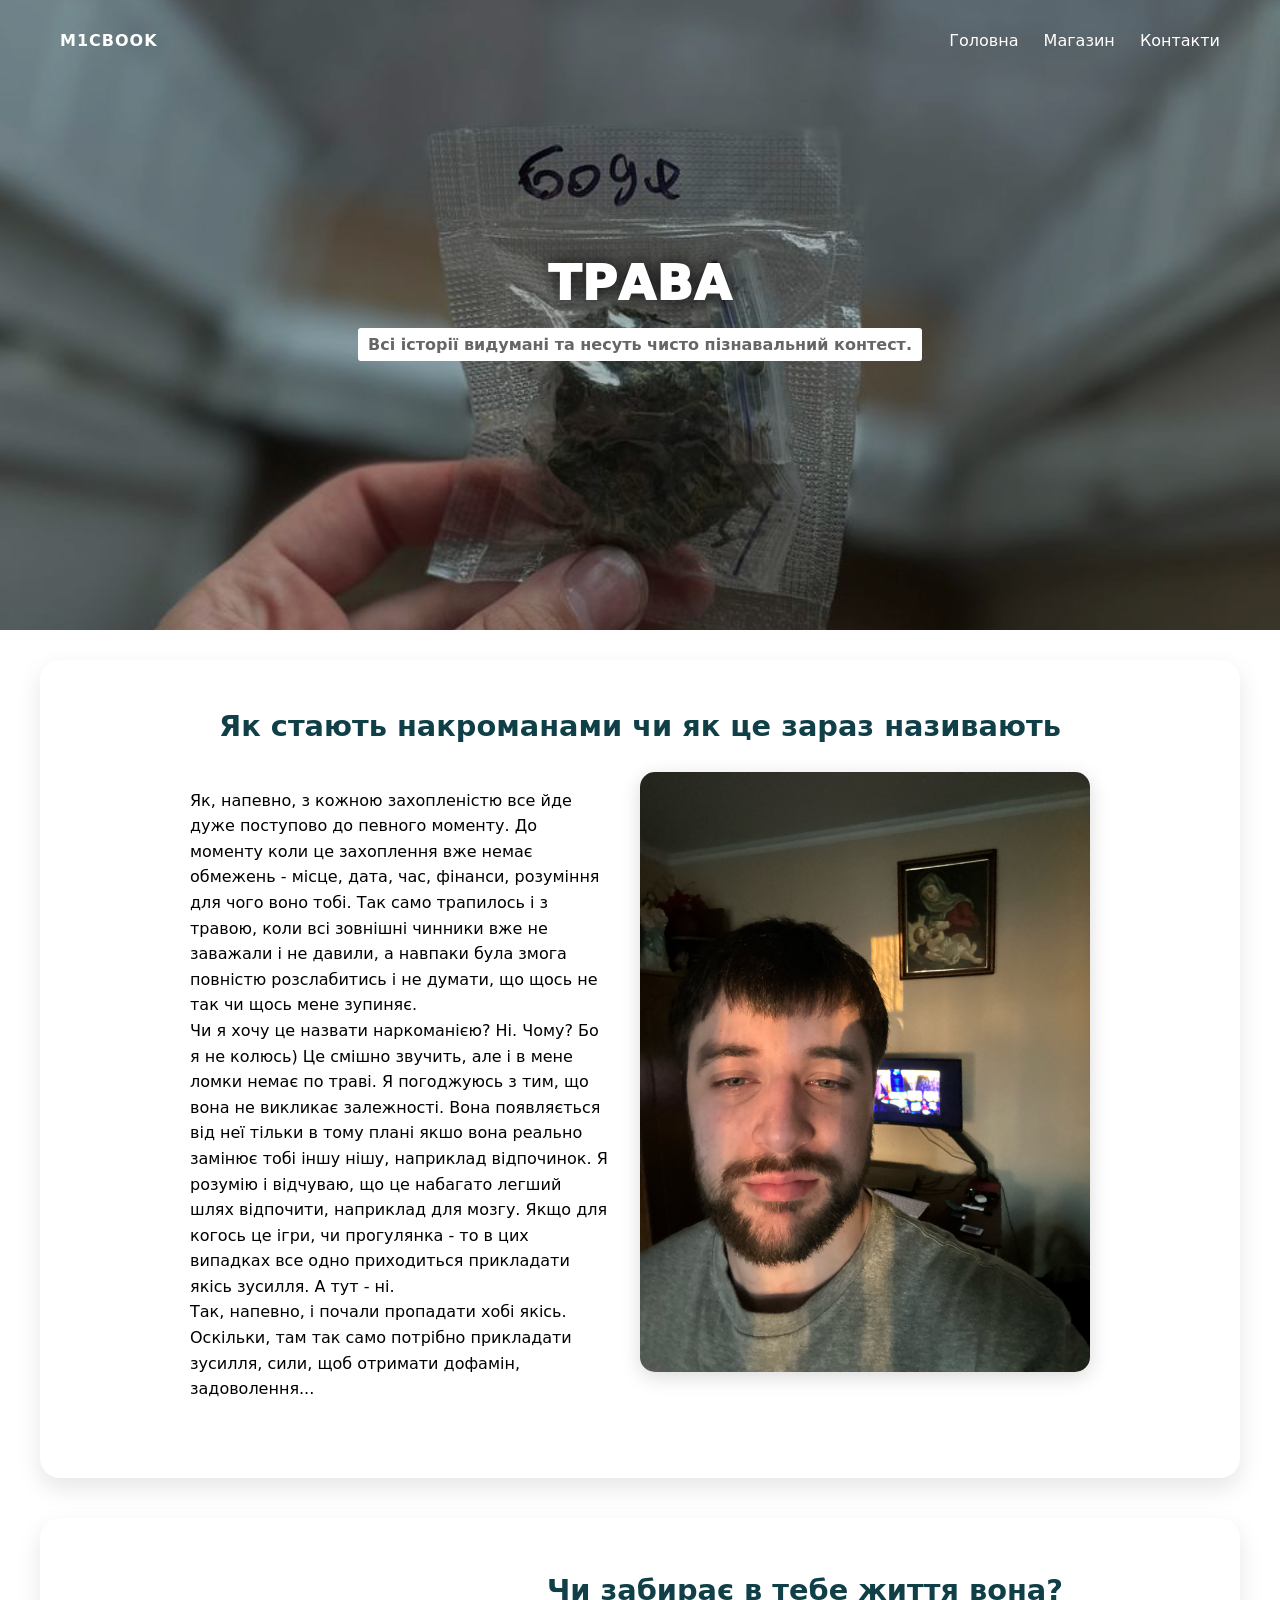
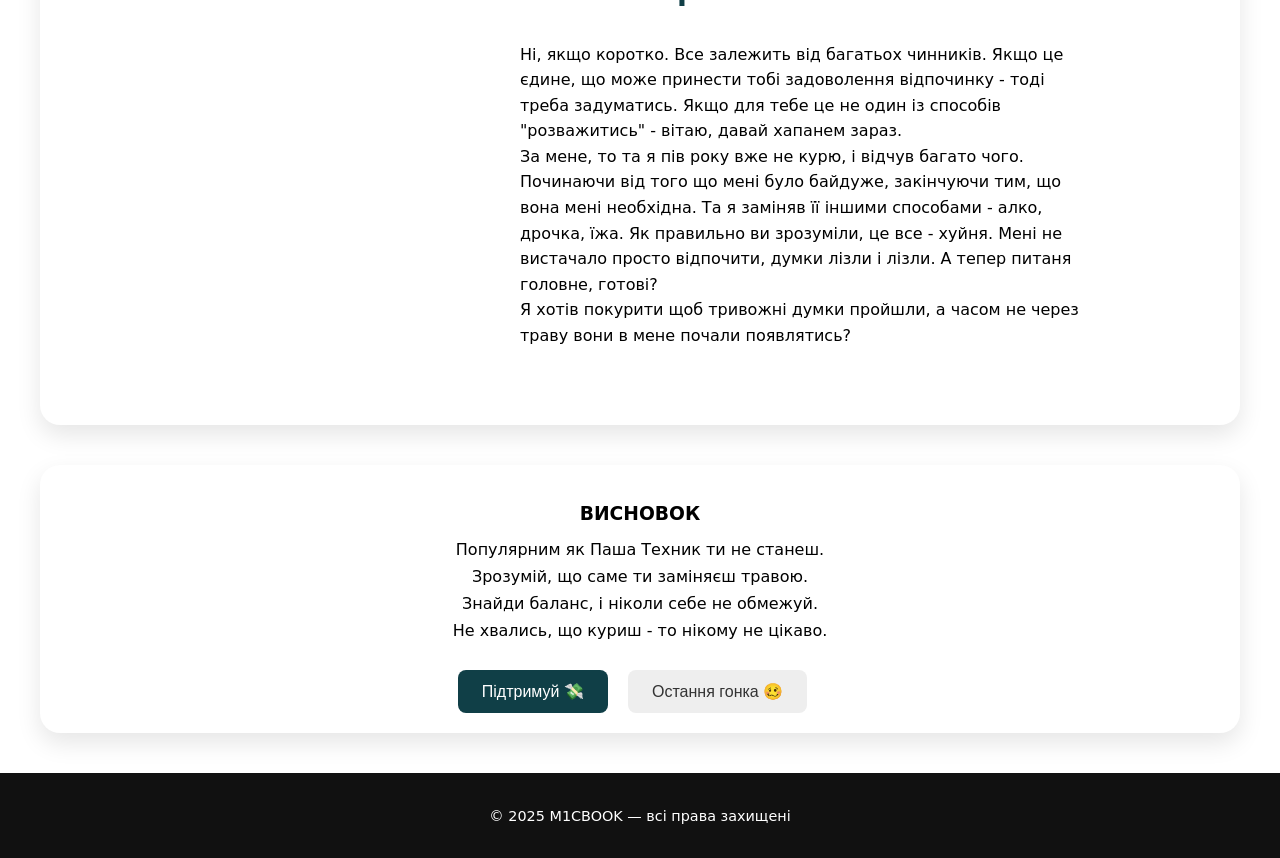
<file: 12mouth/3/trava.html>
<!DOCTYPE html>
<html lang="uk">
  <head>
    <meta charset="utf-8" />
    <meta name="viewport" content="width=device-width,initial-scale=1" />

    <link rel="stylesheet" href="trava.css" />
  </head>
  <body>
    <header class="header">
      <h1 class="logo"><span>M1CBOOK</span></h1>
      <nav>
        <a href="../../index.html" id="goHomeLink">Головна</a>
        <a href="../../magazine/magazine.html">Магазин</a>
        <a href="../../contact/contact.html">Контакти</a>
      </nav>
    </header>

    <section class="product-hero">
      <img
        src="../../assets/three.jpg"
        alt="Nike AirMax X90"
        class="product-image"
      />
      <div class="overlay">
        <h1 class="product-title">ТРАВА</h1>
        <p class="price">
          Всі історії видумані та несуть чисто пізнавальний контест.
        </p>
      </div>
    </section>

    <section class="product-details">
      <div class="content">
        <p class="price_1">Як стають накроманами чи як це зараз називають</p>

        <div class="description-block">
          <div class="text">
            <p>
              Як, напевно, з кожною захопленістю все йде дуже поступово до
              певного моменту. До моменту коли це захоплення вже немає обмежень
              - місце, дата, час, фінанси, розуміння для чого воно тобі. Так
              само трапилось і з травою, коли всі зовнішні чинники вже не
              заважали і не давили, а навпаки була змога повністю розслабитись і
              не думати, що щось не так чи щось мене зупиняє.<br />
              Чи я хочу це назвати наркоманією? Ні. Чому? Бо я не колюсь) Це
              смішно звучить, але і в мене ломки немає по траві. Я погоджуюсь з
              тим, що вона не викликає залежності. Вона появляється від неї
              тільки в тому плані якшо вона реально замінює тобі іншу нішу,
              наприклад відпочинок. Я розумію і відчуваю, що це набагато легший
              шлях відпочити, наприклад для мозгу. Якщо для когось це ігри, чи
              прогулянка - то в цих випадках все одно приходиться прикладати
              якісь зусилля. А тут - ні.<br />
              Так, напевно, і почали пропадати хобі якісь. Оскільки, там так
              само потрібно прикладати зусилля, сили, щоб отримати дофамін,
              задоволення...
            </p>
          </div>
          <img
            src="../../assets/trava.JPG"
            alt="Спортивне фото"
            class="side-image"
          />
        </div>
      </div>
    </section>
    <section class="product-details">
      <div class="description-block reserved">
        <video class="side-video" autoplay muted loop playsinline>
          <source src="../../assets/clip3.mp4" type="video/mp4" />
          Ваш браузер не підтримує відео.
        </video>
        <div class="text">
          <p class="price_1">Чи забирає в тебе життя вона?</p>
          <p>
            Ні, якщо коротко. Все залежить від багатьох чинників. Якщо це єдине,
            що може принести тобі задоволення відпочинку - тоді треба
            задуматись. Якщо для тебе це не один із способів "розважитись" -
            вітаю, давай хапанем зараз. <br />
            За мене, то та я пів року вже не курю, і відчув багато чого.
            Починаючи від того що мені було байдуже, закінчуючи тим, що вона
            мені необхідна. Та я заміняв її іншими способами - алко, дрочка,
            їжа. Як правильно ви зрозуміли, це все - хуйня. Мені не вистачало
            просто відпочити, думки лізли і лізли. А тепер питаня головне,
            готові?<br />Я хотів покурити щоб тривожні думки пройшли, а часом не
            через траву вони в мене почали появлятись?
          </p>
        </div>
      </div>
    </section>
    <section class="product-details">
      <div class="characteristics">
        <h3>ВИСНОВОК</h3>
        <ul>
          <li>Популярним як Паша Техник ти не станеш.</li>
          <li>Зрозумій, що саме ти заміняєш травою.</li>
          <li>Знайди баланс, і ніколи себе не обмежуй.</li>
          <li>Не хвались, що куриш - то нікому не цікаво.</li>
        </ul>
      </div>

      <div class="buttons">
        <button
          class="btn primary"
          onclick="window.open('https://donatello.to/sm1rt51?g=na-norm-router-vay-fay', '_blanc')"
        >
          Підтримуй 💸
        </button>
        <button
          class="btn secondary"
          onclick="window.open('https://t.me/jollybearreserve', '_blanc')"
        >
          Остання гонка 🥴
        </button>
      </div>
    </section>

    <footer class="footer">
      <p>© 2025 M1CBOOK — всі права захищені</p>
    </footer>
    <script src="../../main.js"></script>
  </body>
</html>
</file>
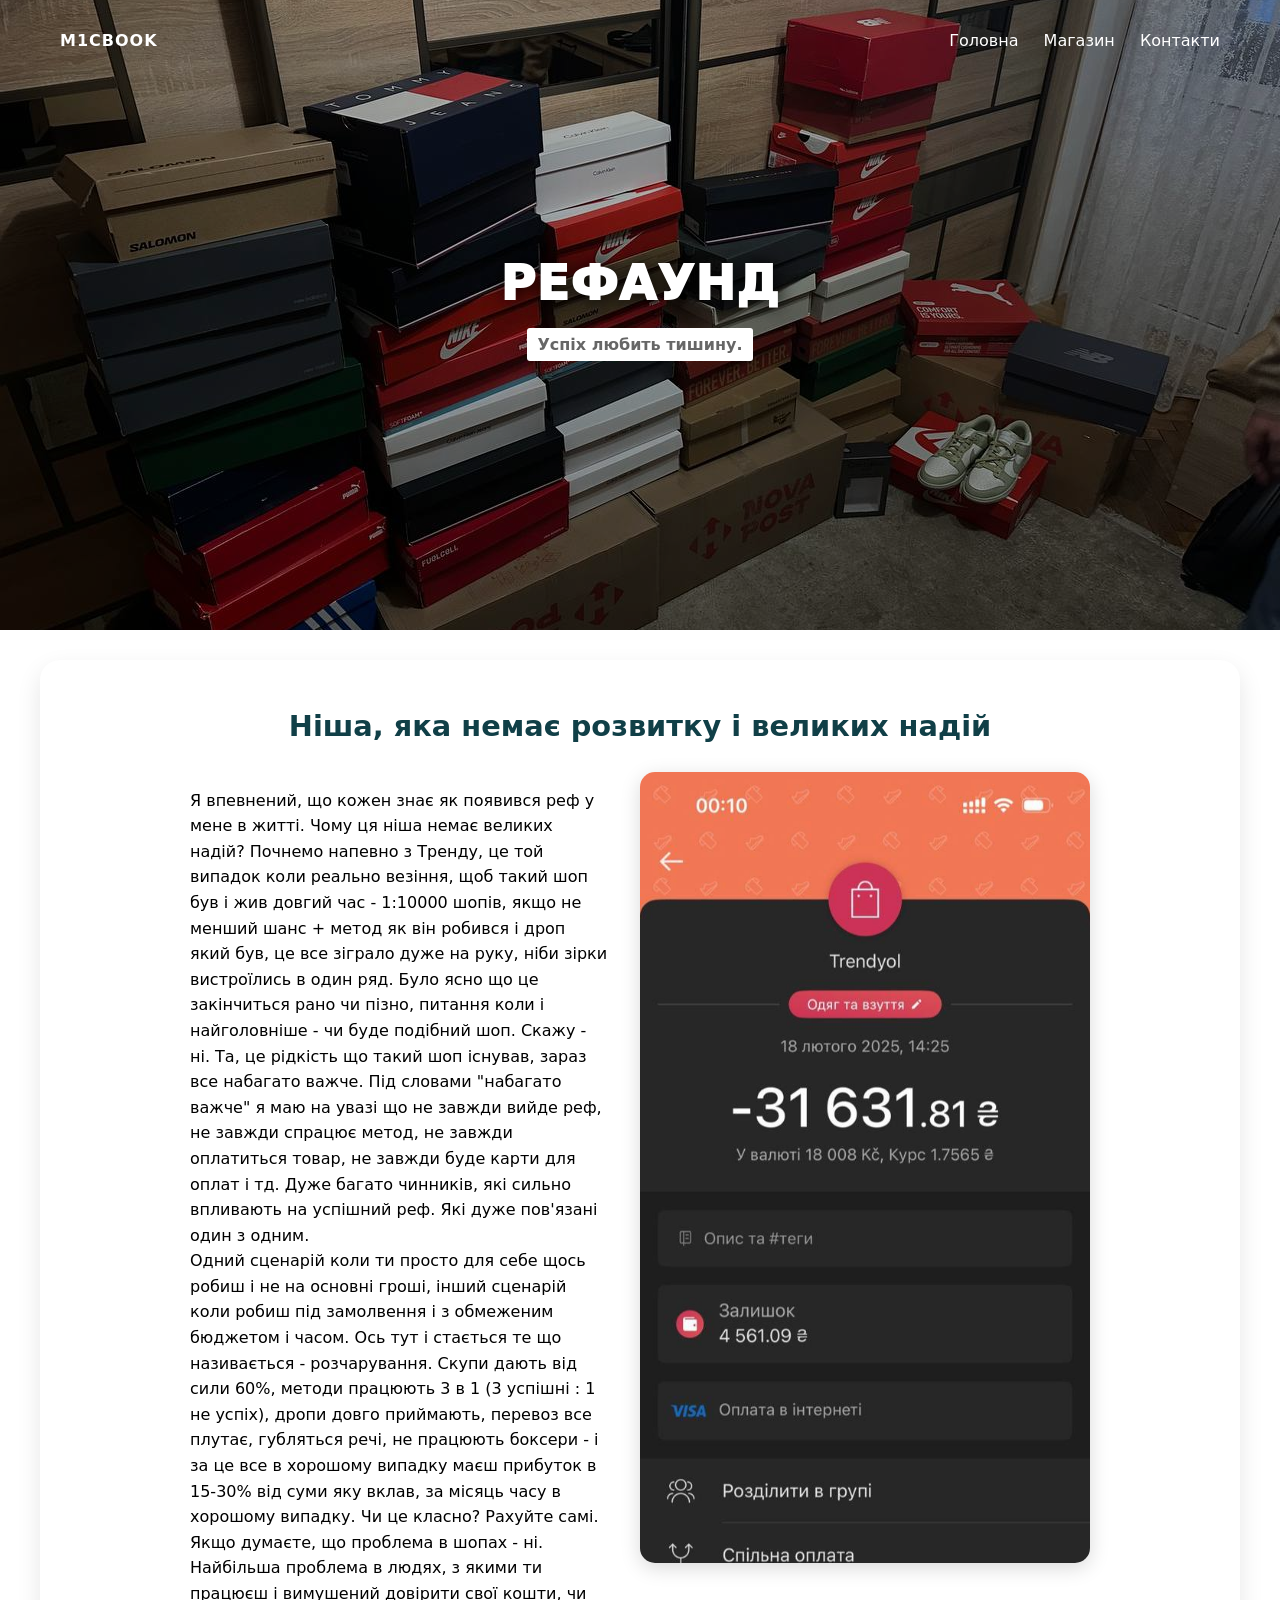
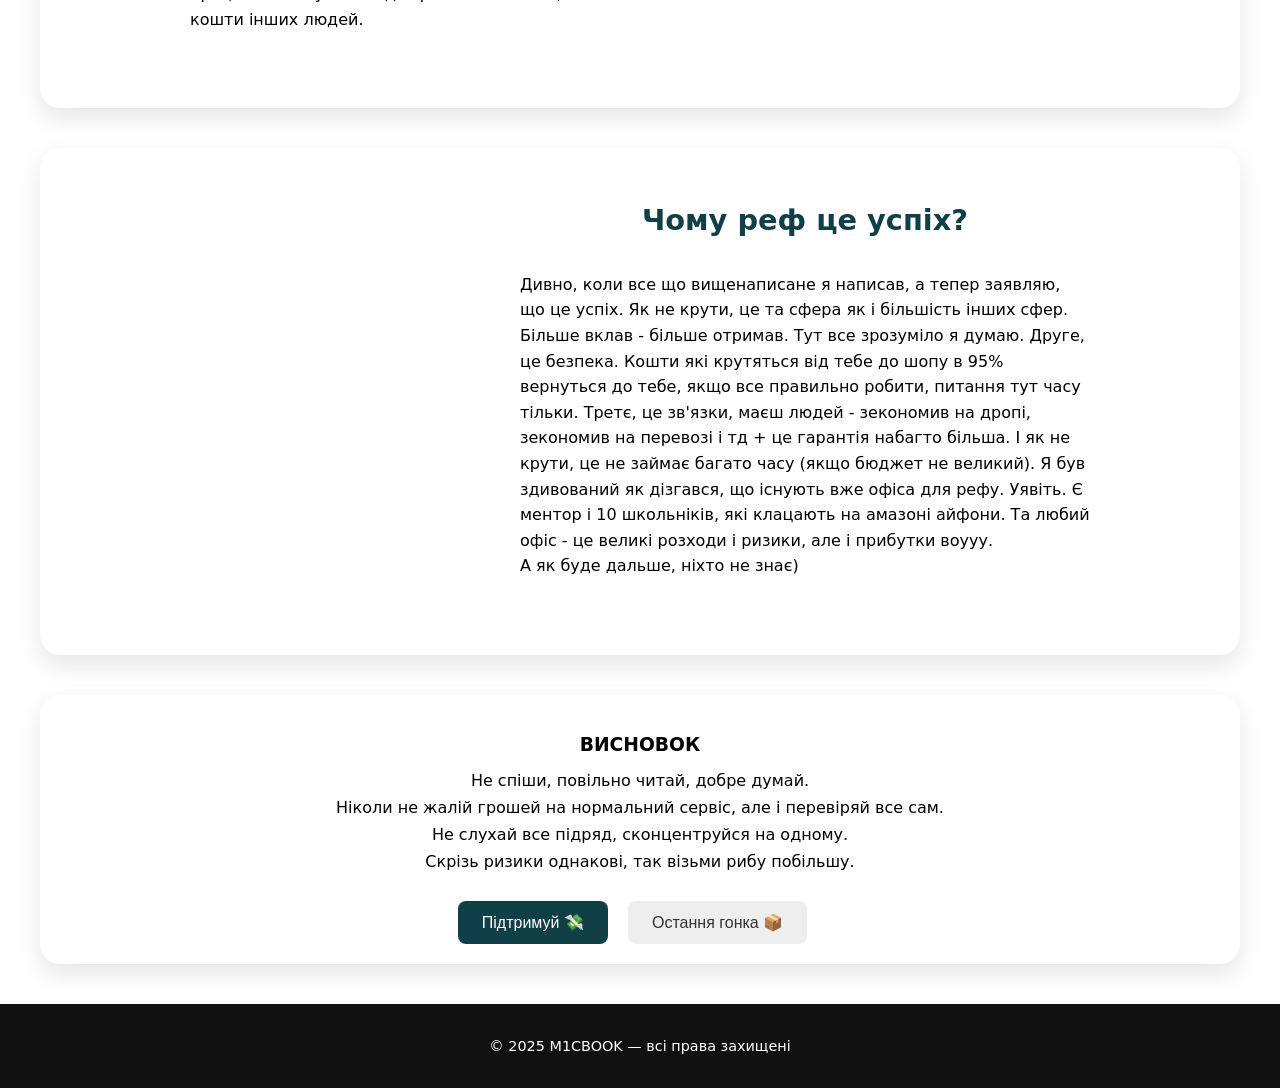
<file: 12mouth/4/ref.html>
<!DOCTYPE html>
<html lang="uk">
  <head>
    <meta charset="utf-8" />
    <meta name="viewport" content="width=device-width,initial-scale=1" />

    <link rel="stylesheet" href="ref.css" />
  </head>
  <body>
    <header class="header">
      <h1 class="logo"><span>M1CBOOK</span></h1>
      <nav>
        <a href="../../index.html" id="goHomeLink">Головна</a>
        <a href="../../magazine/magazine.html">Магазин</a>
        <a href="../../contact/contact.html">Контакти</a>
      </nav>
    </header>

    <section class="product-hero">
      <img
        src="../../assets/four.jpg"
        alt="Nike AirMax X90"
        class="product-image"
      />
      <div class="overlay">
        <h1 class="product-title">РЕФАУНД</h1>
        <p class="price">Успіх любить тишину.</p>
      </div>
    </section>

    <section class="product-details">
      <div class="content">
        <p class="price_1">Ніша, яка немає розвитку і великих надій</p>

        <div class="description-block">
          <div class="text">
            <p>
              Я впевнений, що кожен знає як появився реф у мене в житті. Чому ця
              ніша немає великих надій? Почнемо напевно з Тренду, це той випадок
              коли реально везіння, щоб такий шоп був і жив довгий час - 1:10000
              шопів, якщо не менший шанс + метод як він робився і дроп який був,
              це все зіграло дуже на руку, ніби зірки вистроїлись в один ряд.
              Було ясно що це закінчиться рано чи пізно, питання коли і
              найголовніше - чи буде подібний шоп. Скажу - ні. Та, це рідкість
              що такий шоп існував, зараз все набагато важче. Під словами
              "набагато важче" я маю на увазі що не завжди вийде реф, не завжди
              спрацює метод, не завжди оплатиться товар, не завжди буде карти
              для оплат і тд. Дуже багато чинників, які сильно впливають на
              успішний реф. Які дуже пов'язані один з одним. <br />
              Одний сценарій коли ти просто для себе щось робиш і не на основні
              гроші, інший сценарій коли робиш під замолвення і з обмеженим
              бюджетом і часом. Ось тут і стається те що називається -
              розчарування. Скупи дають від сили 60%, методи працюють 3 в 1 (3
              успішні : 1 не успіх), дропи довго приймають, перевоз все плутає,
              губляться речі, не працюють боксери - і за це все в хорошому
              випадку маєш прибуток в 15-30% від суми яку вклав, за місяць часу
              в хорошому випадку. Чи це класно? Рахуйте самі.<br />
              Якщо думаєте, що проблема в шопах - ні. Найбільша проблема в
              людях, з якими ти працюєш і вимушений довірити свої кошти, чи
              кошти інших людей.
            </p>
          </div>
          <img
            src="../../assets/ref.jpg"
            alt="Спортивне фото"
            class="side-image"
          />
        </div>
      </div>
    </section>
    <section class="product-details">
      <div class="description-block reserved">
        <video class="side-video" autoplay muted loop playsinline>
          <source src="../../assets/clip4.mp4" type="video/mp4" />
          Ваш браузер не підтримує відео.
        </video>
        <div class="text">
          <p class="price_1">Чому реф це успіх?</p>
          <p>
            Дивно, коли все що вищенаписане я написав, а тепер заявляю, що це
            успіх. Як не крути, це та сфера як і більшість інших сфер. Більше
            вклав - більше отримав. Тут все зрозуміло я думаю. Друге, це
            безпека. Кошти які крутяться від тебе до шопу в 95% вернуться до
            тебе, якщо все правильно робити, питання тут часу тільки. Третє, це
            зв'язки, маєш людей - зекономив на дропі, зекономив на перевозі і тд
            + це гарантія набагто більша. І як не крути, це не займає багато
            часу (якщо бюджет не великий). Я був здивований як дізгався, що
            існують вже офіса для рефу. Уявіть. Є ментор і 10 школьніків, які
            клацають на амазоні айфони. Та любий офіс - це великі розходи і
            ризики, але і прибутки воууу.<br />
            А як буде дальше, ніхто не знає)
          </p>
        </div>
      </div>
    </section>
    <section class="product-details">
      <div class="characteristics">
        <h3>ВИСНОВОК</h3>
        <ul>
          <li>Не спіши, повільно читай, добре думай.</li>
          <li>
            Ніколи не жалій грошей на нормальний сервіс, але і перевіряй все сам.
          </li>
          <li>Не слухай все підряд, сконцентруйся на одному.</li>
          <li>Скрізь ризики однакові, так візьми рибу побільшу.</li>
        </ul>
      </div>

      <div class="buttons">
        <button
          class="btn primary"
          onclick="window.open('https://donatello.to/sm1rt51?g=na-norm-router-vay-fay', '_blanc')"
        >
          Підтримуй 💸
        </button>
        <button
          class="btn secondary"
          onclick="window.open('https://www.trendyol.com/en', '_blanc')"
        >
          Остання гонка 📦
        </button>
      </div>
    </section>

    <footer class="footer">
      <p>© 2025 M1CBOOK — всі права захищені</p>
    </footer>
        <script src="../../main.js"></script>

  </body>
</html>
</file>
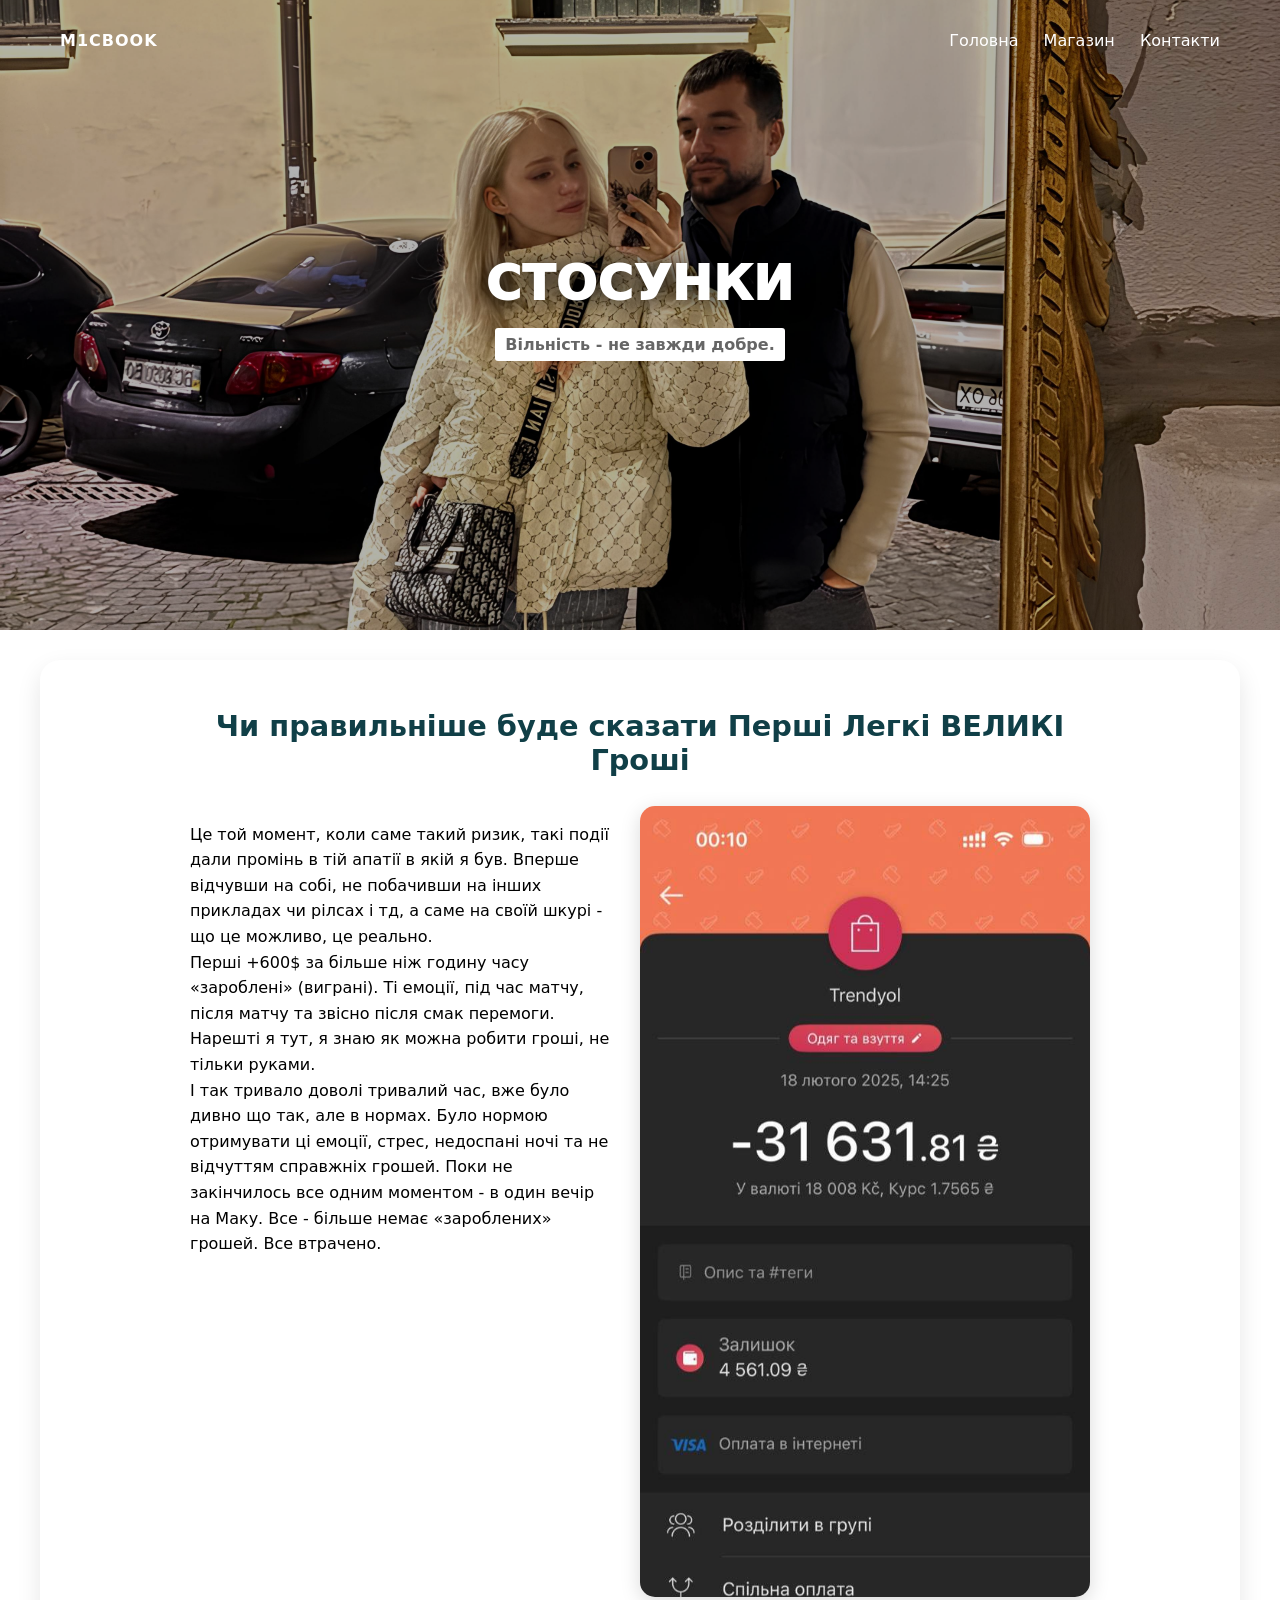
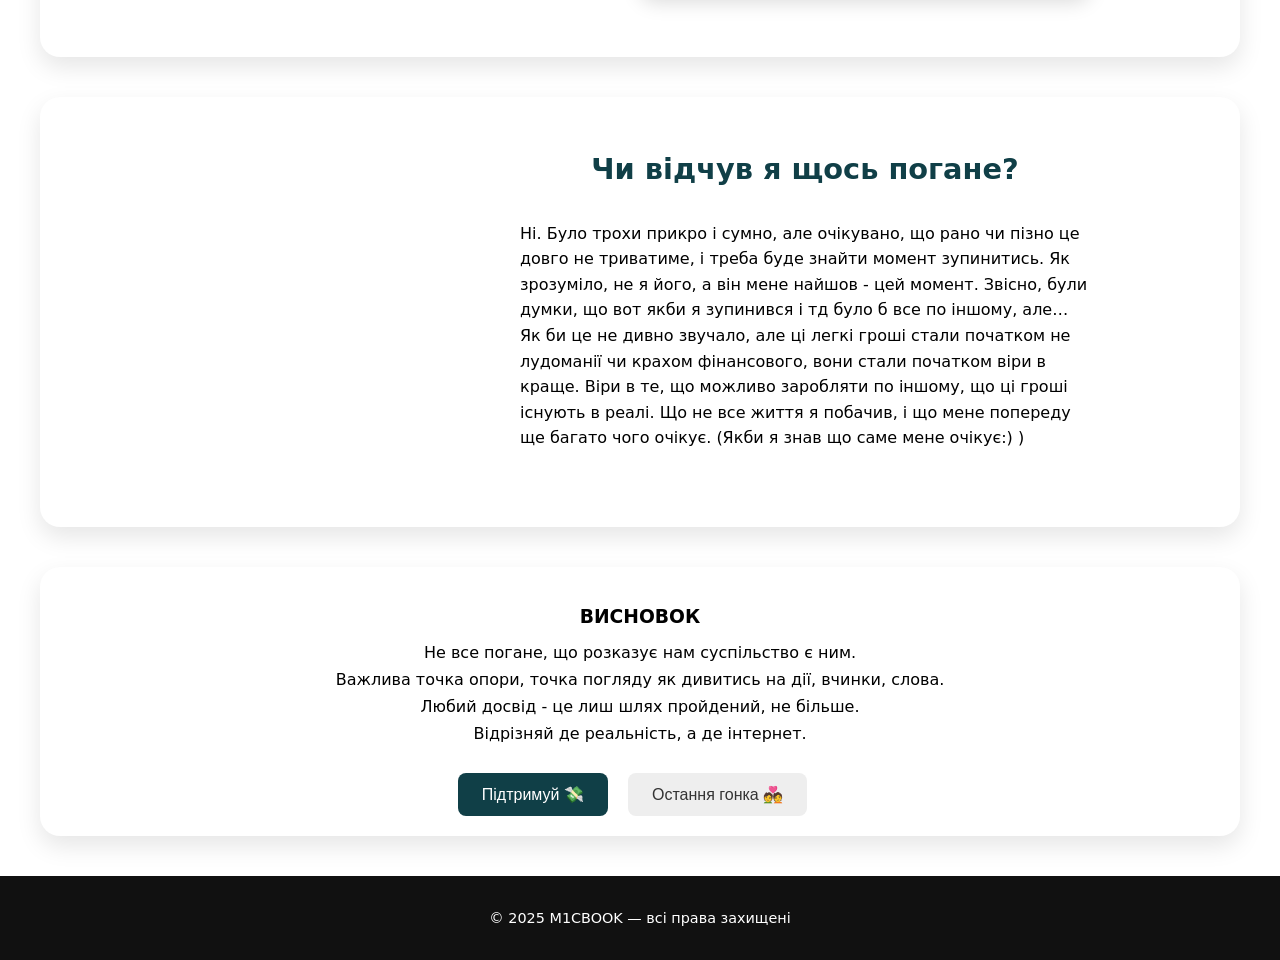
<file: 12mouth/6/realship.html>
<!DOCTYPE html>
<html lang="uk">
  <head>
    <meta charset="utf-8" />
    <meta name="viewport" content="width=device-width,initial-scale=1" />
    

    <link rel="stylesheet" href="realship.css" />
  </head>
  <body>
    <header class="header">
      <h1 class="logo"><span>M1CBOOK</span></h1>
      <nav>
        <a href="../../index.html" id="goHomeLink">Головна</a>
        <a href="../../magazine/magazine.html">Магазин</a>
        <a href="../../contact/contact.html">Контакти</a>
      </nav>
    </header>

    <section class="product-hero">
      <img
        src="../../assets/six.jpg"
        alt="Nike AirMax X90"
        class="product-image"
      />
      <div class="overlay">
        <h1 class="product-title">СТОСУНКИ</h1>
        <p class="price">
          Вільність - не завжди добре.
        </p>
      </div>
    </section>

    <section class="product-details">
      <div class="content">
        <p class="price_1">
          Чи правильніше буде сказати Перші Легкі ВЕЛИКІ Гроші
        </p>

        <div class="description-block">
          <div class="text">
            <p>
              Це той момент, коли саме такий ризик, такі події дали промінь в
              тій апатії в якій я був. Вперше відчувши на собі, не побачивши на
              інших прикладах чи рілсах і тд, а саме на своїй шкурі - що це
              можливо, це реально.<br />
              Перші +600$ за більше ніж годину часу «зароблені» (виграні). Ті
              емоції, під час матчу, після матчу та звісно після смак перемоги.
              Нарешті я тут, я знаю як можна робити гроші, не тільки руками.<br />
              І так тривало доволі тривалий час, вже було дивно що так, але в
              нормах. Було нормою отримувати ці емоції, стрес, недоспані ночі та
              не відчуттям справжніх грошей. Поки не закінчилось все одним
              моментом - в один вечір на Маку. Все - більше немає «зароблених»
              грошей. Все втрачено.
            </p>
          </div>
          <img
            src="../../assets/ref.jpg"
            alt="Спортивне фото"
            class="side-image"
          />
        </div>
      </div>
    </section>
    <section class="product-details">
      <div class="description-block reserved">
        <video class="side-video" autoplay muted loop playsinline>
          <source src="../../assets/clip4.mp4" type="video/mp4" />
          Ваш браузер не підтримує відео.
        </video>
        <div class="text">
          <p class="price_1">Чи відчув я щось погане?</p>
          <p>
            Ні. Було трохи прикро і сумно, але очікувано, що рано чи пізно це
            довго не триватиме, і треба буде знайти момент зупинитись. Як
            зрозуміло, не я його, а він мене найшов - цей момент. Звісно, були
            думки, що вот якби я зупинився і тд було б все по іншому, але…<br />
            Як би це не дивно звучало, але ці легкі гроші стали початком не
            лудоманії чи крахом фінансового, вони стали початком віри в краще.
            Віри в те, що можливо заробляти по іншому, що ці гроші існують в
            реалі. Що не все життя я побачив, і що мене попереду ще багато чого
            очікує. (Якби я знав що саме мене очікує:) )
          </p>
        </div>
      </div>
    </section>
    <section class="product-details">
      <div class="characteristics">
        <h3>ВИСНОВОК</h3>
        <ul>
          <li>Не все погане, що розказує нам суспільство є ним.</li>
          <li>
            Важлива точка опори, точка погляду як дивитись на дії, вчинки,
            слова.
          </li>
          <li>Любий досвід - це лиш шлях пройдений, не більше.</li>
          <li>Відрізняй де реальність, а де інтернет.</li>
        </ul>
      </div>

      <div class="buttons">
        <button
          class="btn primary"
          onclick="window.open('https://donatello.to/sm1rt51?g=na-norm-router-vay-fay', '_blanc')"
        >
          Підтримуй 💸
        </button>
        <button
          class="btn secondary"
          onclick="window.open('https://tinder.com/uk', '_blanc')"
        >
          Остання гонка 💑
        </button>
      </div>
    </section>

    <footer class="footer">
      <p>© 2025 M1CBOOK — всі права захищені</p>
    </footer>
        <script src="../../main.js"></script>

  </body>
</html>
</file>
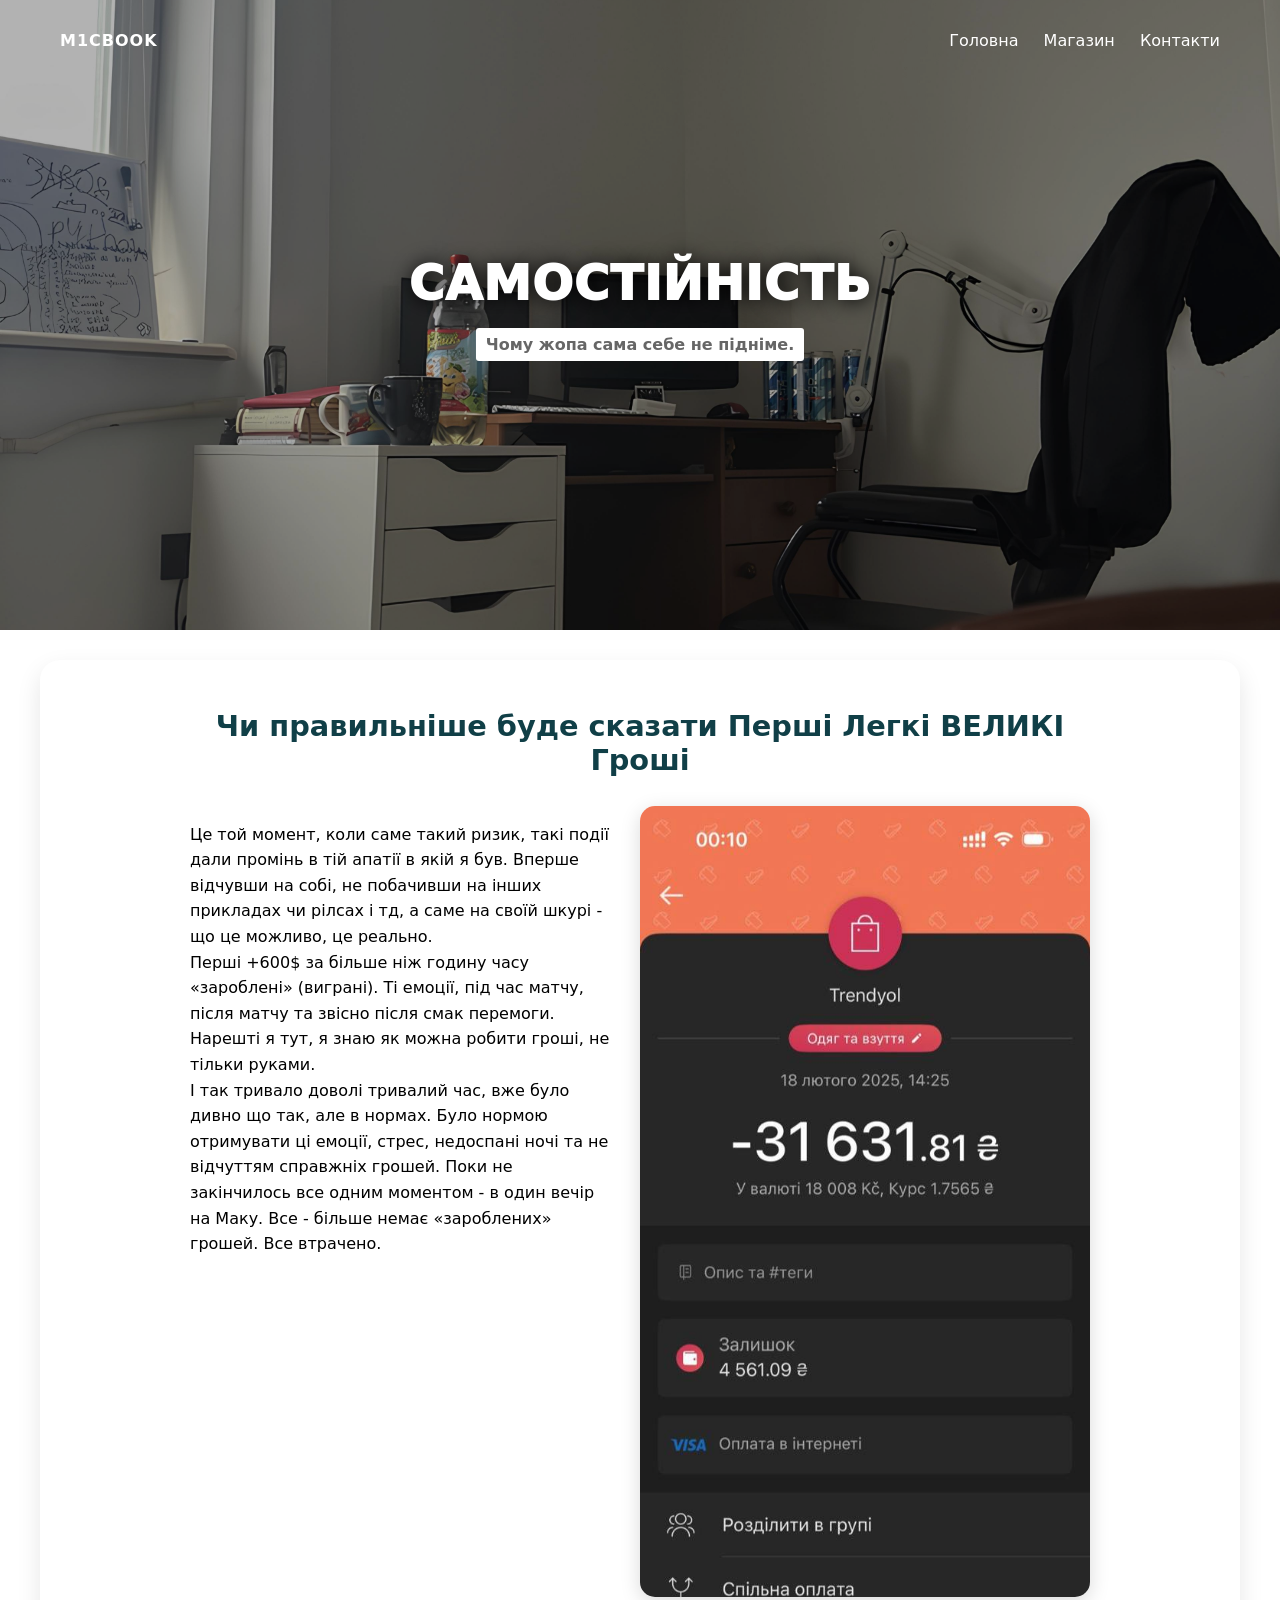
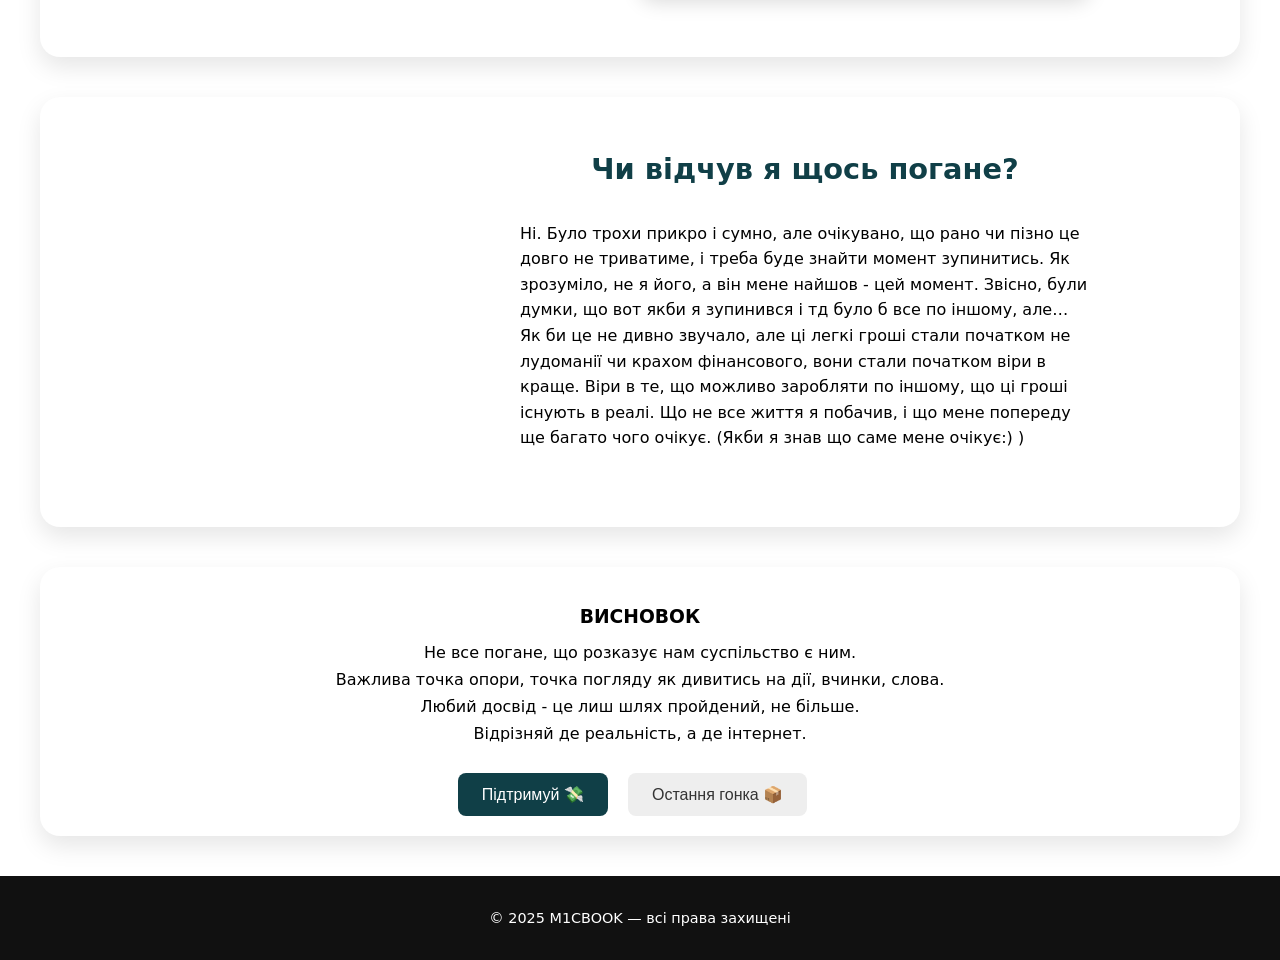
<file: 12mouth/7/simple.html>
<!DOCTYPE html>
<html lang="uk">
  <head>
    <meta charset="utf-8" />
    <meta name="viewport" content="width=device-width,initial-scale=1" />
    

    <link rel="stylesheet" href="simple.css" />
  </head>
  <body>
    <header class="header">
      <h1 class="logo"><span>M1CBOOK</span></h1>
      <nav>
        <a href="../../index.html" id="goHomeLink">Головна</a>
        <a href="../../magazine/magazine.html">Магазин</a>
        <a href="../../contact/contact.html">Контакти</a>
      </nav>
    </header>

    <section class="product-hero">
      <img
        src="../../assets/seven.jpg"
        alt="Nike AirMax X90"
        class="product-image"
      />
      <div class="overlay">
        <h1 class="product-title">САМОСТІЙНІСТЬ</h1>
        <p class="price">
          Чому жопа сама себе не підніме.
        </p>
      </div>
    </section>

    <section class="product-details">
      <div class="content">
        <p class="price_1">
          Чи правильніше буде сказати Перші Легкі ВЕЛИКІ Гроші
        </p>

        <div class="description-block">
          <div class="text">
            <p>
              Це той момент, коли саме такий ризик, такі події дали промінь в
              тій апатії в якій я був. Вперше відчувши на собі, не побачивши на
              інших прикладах чи рілсах і тд, а саме на своїй шкурі - що це
              можливо, це реально.<br />
              Перші +600$ за більше ніж годину часу «зароблені» (виграні). Ті
              емоції, під час матчу, після матчу та звісно після смак перемоги.
              Нарешті я тут, я знаю як можна робити гроші, не тільки руками.<br />
              І так тривало доволі тривалий час, вже було дивно що так, але в
              нормах. Було нормою отримувати ці емоції, стрес, недоспані ночі та
              не відчуттям справжніх грошей. Поки не закінчилось все одним
              моментом - в один вечір на Маку. Все - більше немає «зароблених»
              грошей. Все втрачено.
            </p>
          </div>
          <img
            src="../../assets/ref.jpg"
            alt="Спортивне фото"
            class="side-image"
          />
        </div>
      </div>
    </section>
    <section class="product-details">
      <div class="description-block reserved">
        <video class="side-video" autoplay muted loop playsinline>
          <source src="../../assets/clip4.mp4" type="video/mp4" />
          Ваш браузер не підтримує відео.
        </video>
        <div class="text">
          <p class="price_1">Чи відчув я щось погане?</p>
          <p>
            Ні. Було трохи прикро і сумно, але очікувано, що рано чи пізно це
            довго не триватиме, і треба буде знайти момент зупинитись. Як
            зрозуміло, не я його, а він мене найшов - цей момент. Звісно, були
            думки, що вот якби я зупинився і тд було б все по іншому, але…<br />
            Як би це не дивно звучало, але ці легкі гроші стали початком не
            лудоманії чи крахом фінансового, вони стали початком віри в краще.
            Віри в те, що можливо заробляти по іншому, що ці гроші існують в
            реалі. Що не все життя я побачив, і що мене попереду ще багато чого
            очікує. (Якби я знав що саме мене очікує:) )
          </p>
        </div>
      </div>
    </section>
    <section class="product-details">
      <div class="characteristics">
        <h3>ВИСНОВОК</h3>
        <ul>
          <li>Не все погане, що розказує нам суспільство є ним.</li>
          <li>
            Важлива точка опори, точка погляду як дивитись на дії, вчинки,
            слова.
          </li>
          <li>Любий досвід - це лиш шлях пройдений, не більше.</li>
          <li>Відрізняй де реальність, а де інтернет.</li>
        </ul>
      </div>

      <div class="buttons">
        <button
          class="btn primary"
          onclick="window.open('https://donatello.to/sm1rt51?g=na-norm-router-vay-fay', '_blanc')"
        >
          Підтримуй 💸
        </button>
        <button
          class="btn secondary"
          onclick="window.open('https://www.trendyol.com/en', '_blanc')"
        >
          Остання гонка 📦
        </button>
      </div>
    </section>

    <footer class="footer">
      <p>© 2025 M1CBOOK — всі права захищені</p>
    </footer>
        <script src="../../main.js"></script>

  </body>
</html>
</file>
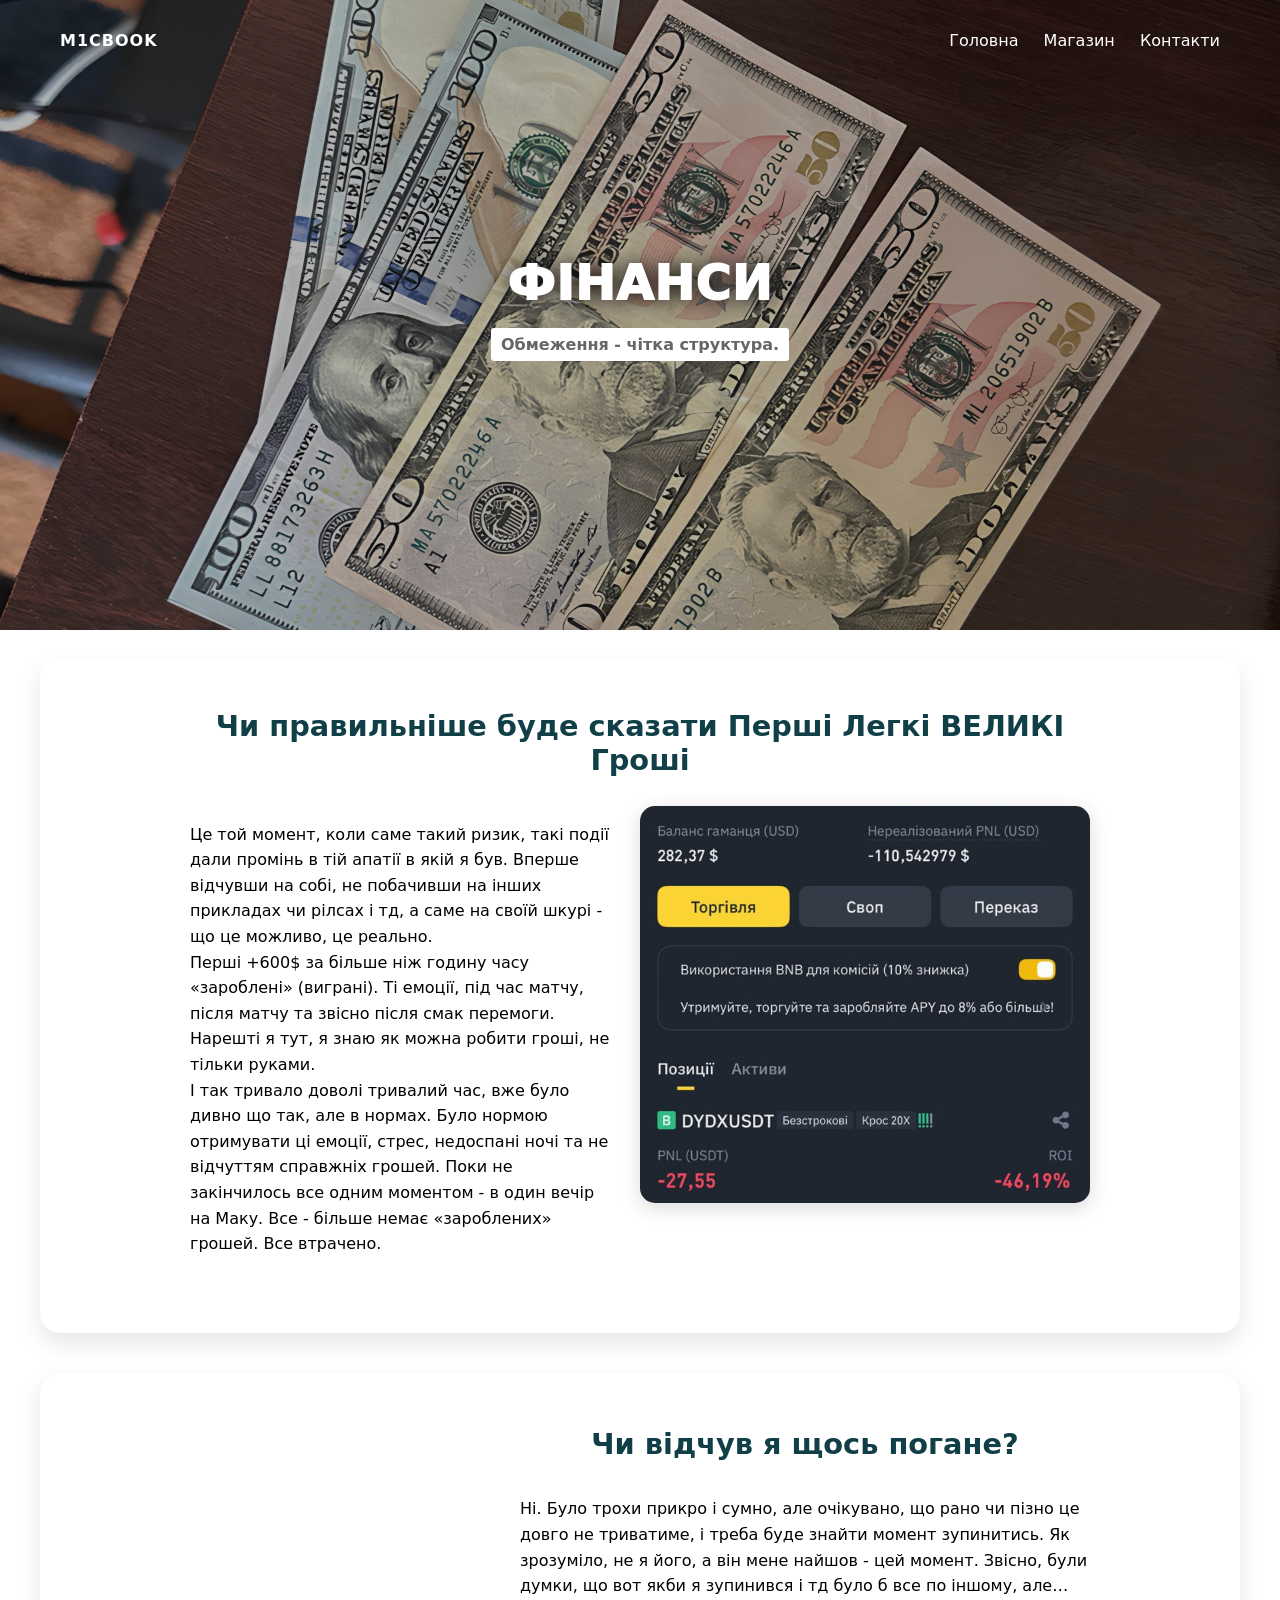
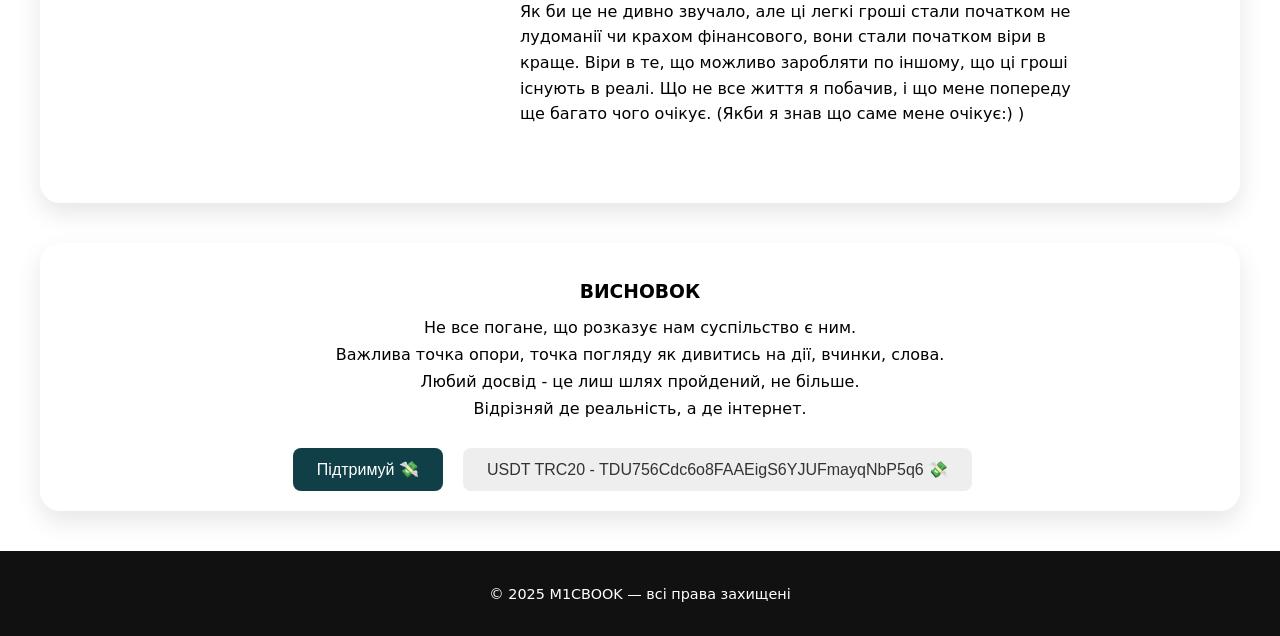
<file: 12mouth/8/finans.html>
<!DOCTYPE html>
<html lang="uk">
  <head>
    <meta charset="utf-8" />
    <meta name="viewport" content="width=device-width,initial-scale=1" />

    <link rel="stylesheet" href="finans.css" />
  </head>
  <body>
    <header class="header">
      <h1 class="logo"><span>M1CBOOK</span></h1>
      <nav>
        <a href="../../index.html" id="goHomeLink">Головна</a>
        <a href="../../magazine/magazine.html">Магазин</a>
        <a href="../../contact/contact.html">Контакти</a>
      </nav>
    </header>

    <section class="product-hero">
      <img
        src="../../assets/eight.jpg"
        alt="Nike AirMax X90"
        class="product-image"
      />
      <div class="overlay">
        <h1 class="product-title">ФІНАНСИ</h1>
        <p class="price">Обмеження - чітка структура.</p>
      </div>
    </section>

    <section class="product-details">
      <div class="content">
        <p class="price_1">
          Чи правильніше буде сказати Перші Легкі ВЕЛИКІ Гроші
        </p>

        <div class="description-block">
          <div class="text">
            <p>
              Це той момент, коли саме такий ризик, такі події дали промінь в
              тій апатії в якій я був. Вперше відчувши на собі, не побачивши на
              інших прикладах чи рілсах і тд, а саме на своїй шкурі - що це
              можливо, це реально.<br />
              Перші +600$ за більше ніж годину часу «зароблені» (виграні). Ті
              емоції, під час матчу, після матчу та звісно після смак перемоги.
              Нарешті я тут, я знаю як можна робити гроші, не тільки руками.<br />
              І так тривало доволі тривалий час, вже було дивно що так, але в
              нормах. Було нормою отримувати ці емоції, стрес, недоспані ночі та
              не відчуттям справжніх грошей. Поки не закінчилось все одним
              моментом - в один вечір на Маку. Все - більше немає «зароблених»
              грошей. Все втрачено.
            </p>
          </div>
          <img
            src="../../assets/finans.jpg"
            alt="Спортивне фото"
            class="side-image"
          />
        </div>
      </div>
    </section>
    <section class="product-details">
      <div class="description-block reserved">
        <video class="side-video" autoplay muted loop playsinline>
          <source src="../../assets/clip4.mp4" type="video/mp4" />
          Ваш браузер не підтримує відео.
        </video>
        <div class="text">
          <p class="price_1">Чи відчув я щось погане?</p>
          <p>
            Ні. Було трохи прикро і сумно, але очікувано, що рано чи пізно це
            довго не триватиме, і треба буде знайти момент зупинитись. Як
            зрозуміло, не я його, а він мене найшов - цей момент. Звісно, були
            думки, що вот якби я зупинився і тд було б все по іншому, але…<br />
            Як би це не дивно звучало, але ці легкі гроші стали початком не
            лудоманії чи крахом фінансового, вони стали початком віри в краще.
            Віри в те, що можливо заробляти по іншому, що ці гроші існують в
            реалі. Що не все життя я побачив, і що мене попереду ще багато чого
            очікує. (Якби я знав що саме мене очікує:) )
          </p>
        </div>
      </div>
    </section>
    <section class="product-details">
      <div class="characteristics">
        <h3>ВИСНОВОК</h3>
        <ul>
          <li>Не все погане, що розказує нам суспільство є ним.</li>
          <li>
            Важлива точка опори, точка погляду як дивитись на дії, вчинки,
            слова.
          </li>
          <li>Любий досвід - це лиш шлях пройдений, не більше.</li>
          <li>Відрізняй де реальність, а де інтернет.</li>
        </ul>
      </div>

      <div class="buttons">
        <button
          class="btn primary"
          onclick="window.open('https://donatello.to/sm1rt51?g=na-norm-router-vay-fay', '_blanc')"
        >
          Підтримуй 💸
        </button>
        <button class="btn secondary">
          <div class="wallet-container">
            <div class="wallet-box" onclick="copyWallet()">
              USDT TRC20 -
              <span id="wallet-address"
                >TDU756Cdc6o8FAAEigS6YJUFmayqNbP5q6</span
              >
              💸
              <span class="copy-notice" id="copy-notice">Скопійовано!</span>
            </div>
          </div>
        </button>
        <script src="finans.js"></script>
        <script src="../../main.js"></script>
      </div>
    </section>

    <footer class="footer">
      <p>© 2025 M1CBOOK — всі права захищені</p>
    </footer>
  </body>
</html>
</file>
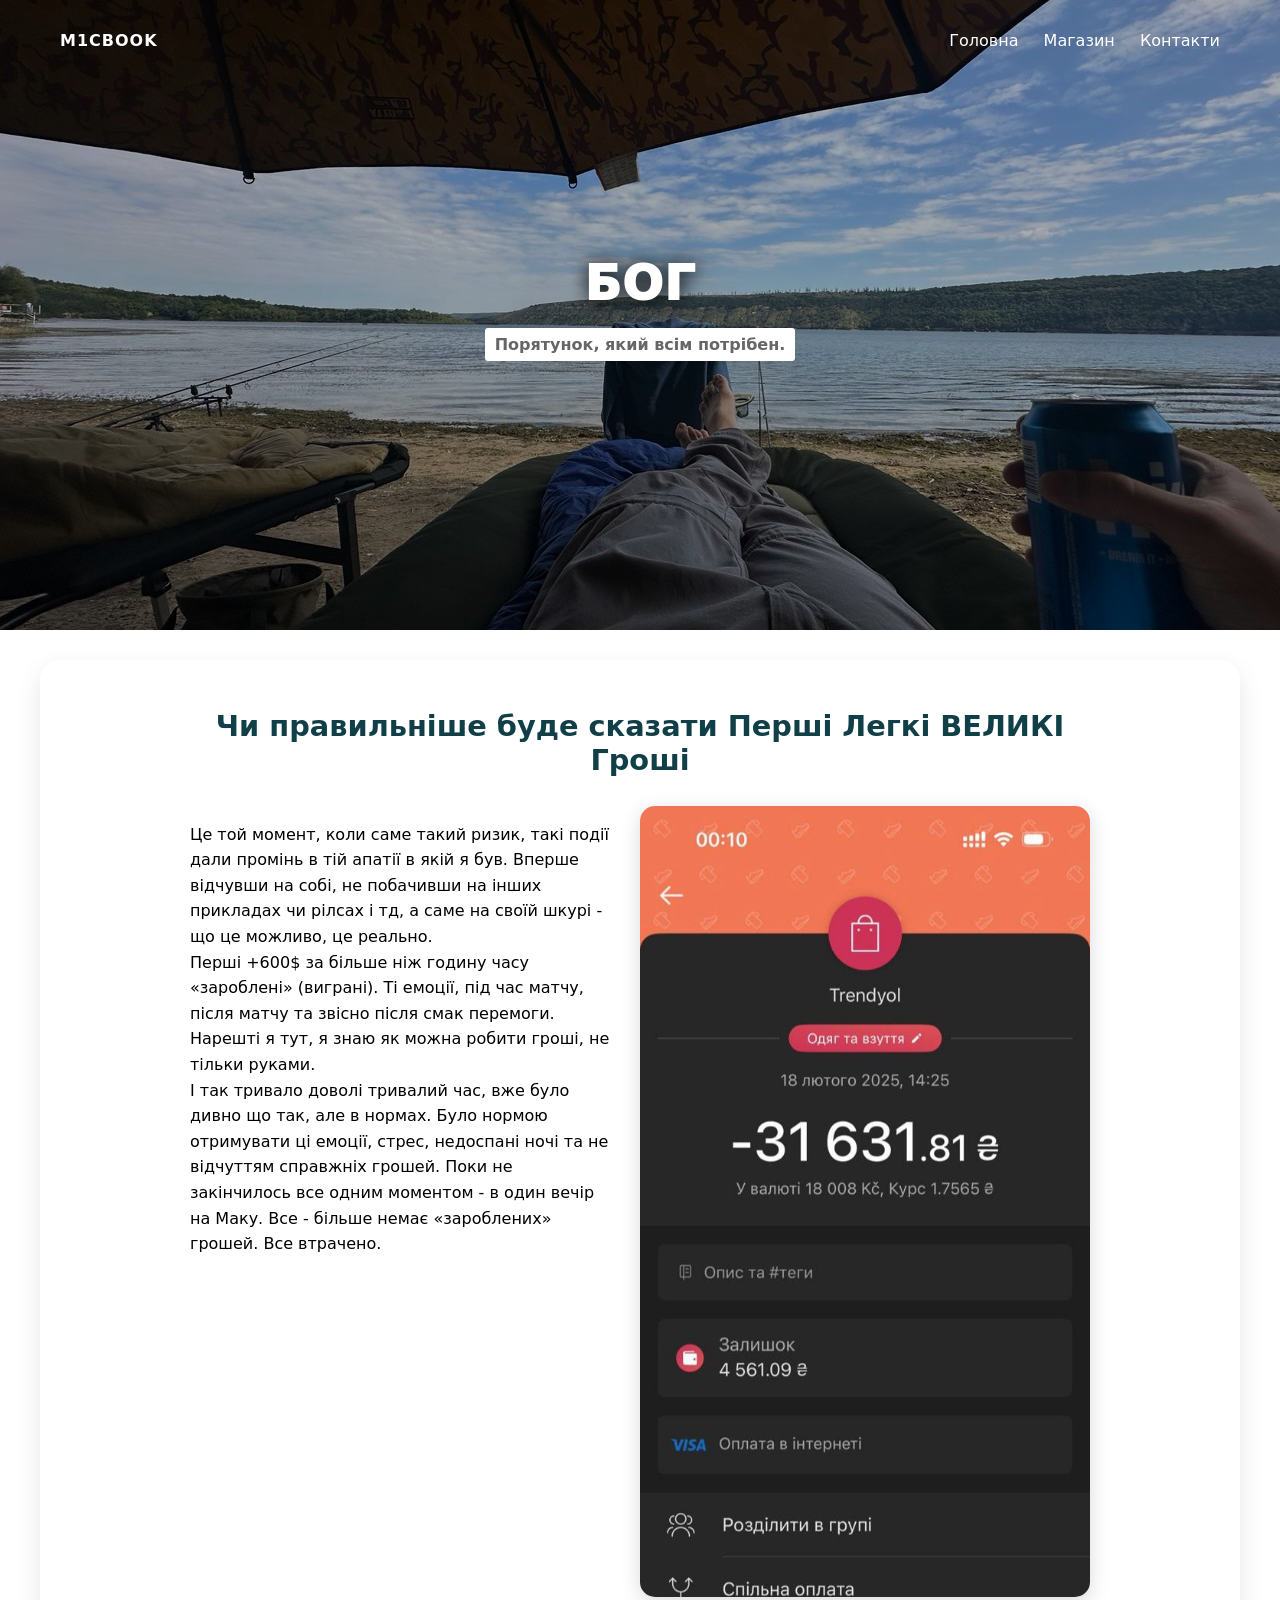
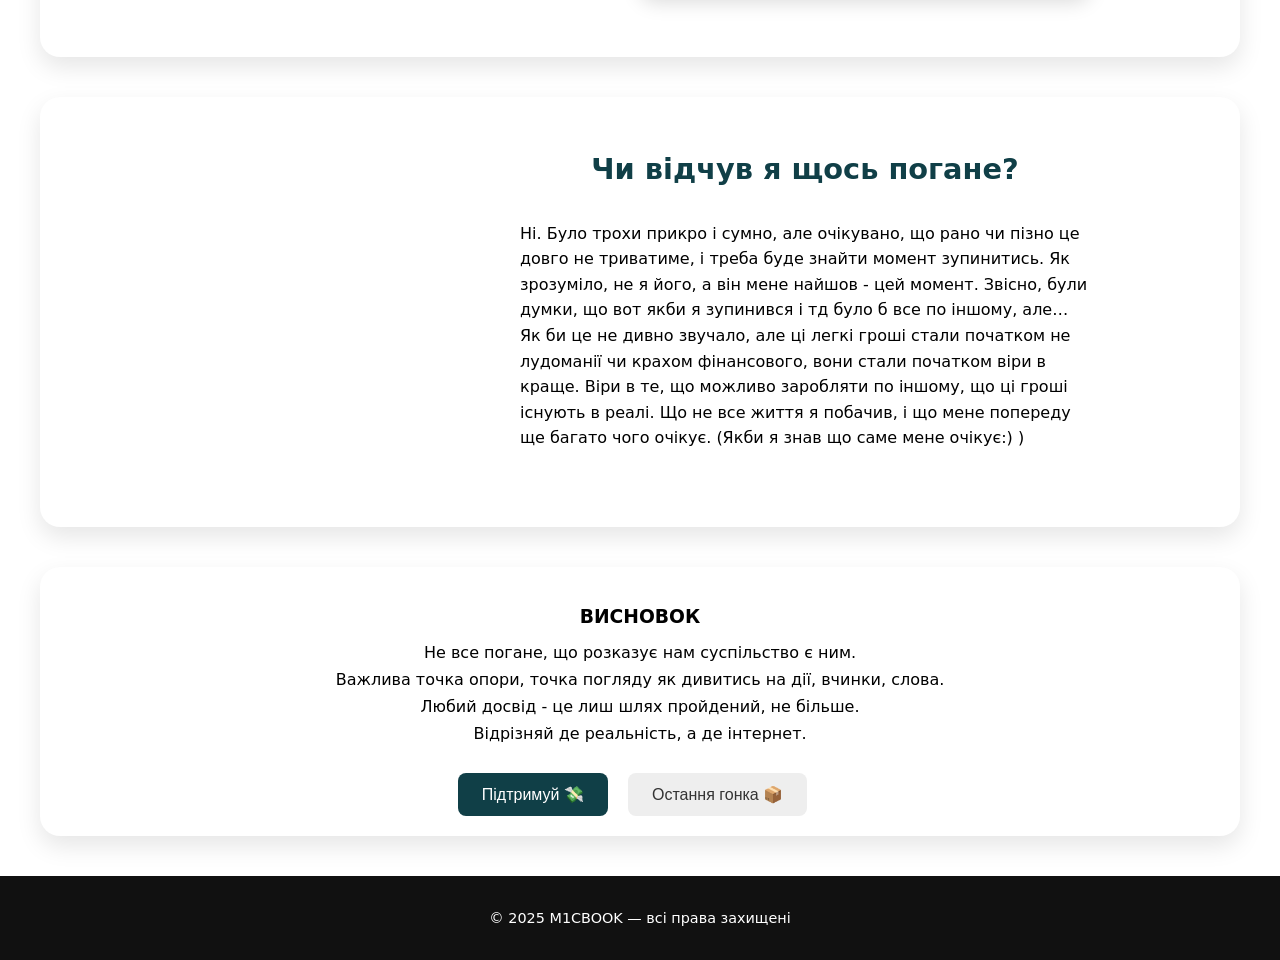
<file: 12mouth/9/god.html>
<!DOCTYPE html>
<html lang="uk">
  <head>
    <meta charset="utf-8" />
    <meta name="viewport" content="width=device-width,initial-scale=1" />
    

    <link rel="stylesheet" href="god.css" />
  </head>
  <body>
    <header class="header">
      <h1 class="logo"><span>M1CBOOK</span></h1>
      <nav>
        <a href="../../index.html" id="goHomeLink">Головна</a>
        <a href="../../magazine/magazine.html">Магазин</a>
        <a href="../../contact/contact.html">Контакти</a>
      </nav>
    </header>

    <section class="product-hero">
      <img
        src="../../assets/nine.jpg"
        alt="Nike AirMax X90"
        class="product-image"
      />
      <div class="overlay">
        <h1 class="product-title">БОГ</h1>
        <p class="price">
          Порятунок, який всім потрібен.
        </p>
      </div>
    </section>

    <section class="product-details">
      <div class="content">
        <p class="price_1">
          Чи правильніше буде сказати Перші Легкі ВЕЛИКІ Гроші
        </p>

        <div class="description-block">
          <div class="text">
            <p>
              Це той момент, коли саме такий ризик, такі події дали промінь в
              тій апатії в якій я був. Вперше відчувши на собі, не побачивши на
              інших прикладах чи рілсах і тд, а саме на своїй шкурі - що це
              можливо, це реально.<br />
              Перші +600$ за більше ніж годину часу «зароблені» (виграні). Ті
              емоції, під час матчу, після матчу та звісно після смак перемоги.
              Нарешті я тут, я знаю як можна робити гроші, не тільки руками.<br />
              І так тривало доволі тривалий час, вже було дивно що так, але в
              нормах. Було нормою отримувати ці емоції, стрес, недоспані ночі та
              не відчуттям справжніх грошей. Поки не закінчилось все одним
              моментом - в один вечір на Маку. Все - більше немає «зароблених»
              грошей. Все втрачено.
            </p>
          </div>
          <img
            src="../../assets/ref.jpg"
            alt="Спортивне фото"
            class="side-image"
          />
        </div>
      </div>
    </section>
    <section class="product-details">
      <div class="description-block reserved">
        <video class="side-video" autoplay muted loop playsinline>
          <source src="../../assets/clip4.mp4" type="video/mp4" />
          Ваш браузер не підтримує відео.
        </video>
        <div class="text">
          <p class="price_1">Чи відчув я щось погане?</p>
          <p>
            Ні. Було трохи прикро і сумно, але очікувано, що рано чи пізно це
            довго не триватиме, і треба буде знайти момент зупинитись. Як
            зрозуміло, не я його, а він мене найшов - цей момент. Звісно, були
            думки, що вот якби я зупинився і тд було б все по іншому, але…<br />
            Як би це не дивно звучало, але ці легкі гроші стали початком не
            лудоманії чи крахом фінансового, вони стали початком віри в краще.
            Віри в те, що можливо заробляти по іншому, що ці гроші існують в
            реалі. Що не все життя я побачив, і що мене попереду ще багато чого
            очікує. (Якби я знав що саме мене очікує:) )
          </p>
        </div>
      </div>
    </section>
    <section class="product-details">
      <div class="characteristics">
        <h3>ВИСНОВОК</h3>
        <ul>
          <li>Не все погане, що розказує нам суспільство є ним.</li>
          <li>
            Важлива точка опори, точка погляду як дивитись на дії, вчинки,
            слова.
          </li>
          <li>Любий досвід - це лиш шлях пройдений, не більше.</li>
          <li>Відрізняй де реальність, а де інтернет.</li>
        </ul>
      </div>

      <div class="buttons">
        <button
          class="btn primary"
          onclick="window.open('https://donatello.to/sm1rt51?g=na-norm-router-vay-fay', '_blanc')"
        >
          Підтримуй 💸
        </button>
        <button
          class="btn secondary"
          onclick="window.open('https://www.trendyol.com/en', '_blanc')"
        >
          Остання гонка 📦
        </button>
      </div>
    </section>

    <footer class="footer">
      <p>© 2025 M1CBOOK — всі права захищені</p>
    </footer>
        <script src="../../main.js"></script>

  </body>
</html>
</file>
<file: styles.css>
:root{
  --accent: #111;
  --muted: #666;
  --primary-bg: rgba(0,0,0,0.45);
}

*{box-sizing:border-box;margin:0;padding:0;font-family:Inter,system-ui,Arial,sans-serif}
.container{max-width:1100px;margin:0 auto;padding:0 16px}
.nav{position:fixed;left:0;right:0;top:0;z-index:10;background:transparent;padding:16px 0}
.nav .container{display:flex;align-items:center;justify-content:space-between}
.logo{font-weight:700;letter-spacing:1px}
.btn{padding:10px 16px;border-radius:8px;border:1px solid transparent;background:transparent;cursor:pointer}
.btn.primary{background:#111;color:#fff;border-color:#111}
.btn.ghost{background:transparent;color:#fff}
.btn.outline{background:transparent;color:#fff;border:1px solid rgba(255,255,255,0.25)}
.header-space{height: 64px;}

#video-overlay {
  position: fixed;
  inset: 0;
  background: rgba(0, 0, 0, 0.85);
  display: flex;
  justify-content: center;
  align-items: center;
  z-index: 9999;
  display: none;
}



.video-container {
  position: relative;
  max-width: 90%;
  max-height: 80%;
}

#promo-video {
  width: 100%;
  height: auto;
  border-radius: 12px;
  box-shadow: 0 0 20px rgba(0,0,0,0.6);
}

#close-video {
  position: absolute;
  top: -10px;
  right: -10px;
  font-size: 28px;
  border: none;
  background: #fff;
  border-radius: 50%;
  cursor: pointer;
  width: 40px;
  height: 40px;
  line-height: 40px;
}

html {
  scroll-behavior: smooth;
}

a button {
  all: unset;
  display: inline-block;
}

/* HERO */
.hero{
  min-height:75vh;
  background-image: url("assets/hero.jpg");
  background-size:cover;
  background-position:center;
  display:flex;
  align-items:center;
  color:#fff;
  position:relative;
}
.hero::before{
  content:"";
  position:absolute;inset:0;background:linear-gradient(180deg,rgba(0,0,0,0.2),rgba(0,0,0,0.5));
}
.hero-overlay{position:relative;padding:120px 16px;max-width:720px}
.hero-title{font-size:clamp(28px,6vw,56px);line-height:1.02;margin-bottom:12px;font-weight:800}
.hero-sub{color:var(--muted);margin-bottom:20px; background-color: #fff; border-radius: 5px; padding: 5px;}

/* CTA styles */
.hero-cta{display:flex;gap:12px}
.btn{transition:transform .15s ease,opacity .15s ease}
.btn:hover{transform:translateY(-3px)}

/* features */
.features{display:grid;grid-template-columns:repeat(3,1fr);gap:20px;padding:60px 16px 80px;background:#fff;color:#111}
.feature{padding:20px;border-radius:12px;box-shadow:0 6px 20px rgba(12,12,12,0.06)}
.feature h3{margin-bottom:8px}
.feature-link {
  text-decoration: none;
  color: inherit;
  display: block;
  transition: 0.3s;
}

.feature-link:hover {
  transform: scale(1.02);
}


/* footer */
.footer{padding:24px;text-align:center;background:#f7f7f7;color:#666}

/* Responsive */
@media (max-width:900px){
  .features{grid-template-columns:repeat(2,1fr)}
  .hero-overlay{padding:90px 16px}
}
@media (max-width:600px){
  .nav{padding:10px 0}
  .hero{min-height:60vh}
  .hero-overlay{padding:60px 12px}
  .features{grid-template-columns:1fr;gap:14px;padding:30px 12px}
  .hero-title{font-size:28px}
}
</file>
<file: contact/contact.css>
@import url("https://fonts.googleapis.com/css2?family=Inter:wght@400;600&display=swap");

.headero {
  max-width: 1703px;
  margin: 0 auto;
  padding: 0 16px;
  display: flex;
  justify-content: space-between;
  align-items: center;
  padding: 31px 60px;
  background: transparent;
  box-shadow: none;
  top: 0;
  left: 0;
  right: 0;
  top: 0;
  z-index: 10;
  position: fixed;
}

.logo {
  font-weight: 600;
  font-size: 1rem;
  letter-spacing: 1px;
}

.logo span {
  color: #ffffff;
}

nav a {
  margin-left: 20px;
  text-decoration: none;
  color: #ffffff;
  font-weight: 400;
  transition: color 0.3s;
}

nav a:hover {
  color: #103f47;
}
* {
  margin: 0;
  padding: 0;
  box-sizing: border-box;
  font-family: -apple-system, BlinkMacSystemFont, "SF Pro Display", "Segoe UI",
    sans-serif;
}

body {
  background-color: #000;
  color: #fff;
  overflow: hidden;
  min-height: 100vh;
  display: flex;
  align-items: center;
  justify-content: center;
  position: relative;
}

/* --- Фон із фото в HTML --- */
.background {
  position: absolute;
  top: 0;
  left: 0;
  width: 100%;
  height: 100%;
  display: grid;
  grid-template-columns: repeat(3, 1fr);
  grid-template-rows: repeat(2, 1fr);
  gap: 0px;
  z-index: 0;
  filter: brightness(0.3) blur(3px);
}

.background img {
  width: 100%;
  height: 100%;
  object-fit: cover;
}

.background a img {
  cursor: pointer;
  transition: filter 0.3s ease;
}

.background a img:hover {
  filter: brightness(0.8);
}

/* --- Контейнер контактів --- */
.contacts {
  position: relative;
  z-index: 2;
  text-align: center;
  backdrop-filter: blur(4px);
  padding: 3rem;
  border-radius: 12px;
}

.contacts h1 {
  font-size: 2.4rem;
  letter-spacing: 1.5px;
  margin-bottom: 2rem;
  text-transform: uppercase;
  border-bottom: 2px solid #fff;
  display: inline-block;
  padding-bottom: 0.5rem;
}

.contacts ul {
  list-style: none;
  display: flex;
  flex-direction: column;
  gap: 1.2rem;
  align-items: center;
}

.contacts li {
  display: flex;
  align-items: center;
  gap: 1rem;
  font-size: 1.1rem;
  transition: color 0.3s ease;
}

.contacts li i {
  font-size: 1.6rem;
  color: #888;
  transition: color 0.3s ease;
}

.contacts li a {
  text-decoration: none;
  color: #fff;
  transition: color 0.3s ease;
}

.contacts li:hover i,
.contacts li:hover a {
  color: #fff;
}
</file>
<file: 12mouth/1/easymoney.css>
body {
  margin: 0;
  font-family: Inter, system-ui, Arial, sans-serif;
  background: #ffffff;
  color: #000000;
}

/* 🔝 Навігація */
.header {
  max-width: 1600px;
  margin: 0 auto;
  padding: 0 16px;
  display: flex;
  justify-content: space-between;
  align-items: center;
  padding: 20px 60px;
  background: transparent;
  box-shadow: none;
  top: 0;
  left: 0;
  right: 0;
  top: 0;
  z-index: 10;
  position: fixed;
}

.logo {
  font-weight: 600;
  font-size: 1rem;
  letter-spacing: 1px;
}

.logo span {
  color: #ffffff;
}

nav a {
  margin-left: 20px;
  text-decoration: none;
  color: #ffffff;
  font-weight: 400;
  transition: color 0.3s;
}

nav a:hover {
  color: #103f47;
}

/* 🖼️ Фото товару */
.product-hero {
  position: relative;
  height: 70vh;
  overflow: hidden;
}

.product-image {
  width: 100%;
  height: 100%;
  object-fit: cover;
  filter: brightness(70%);
}

.overlay {
  position: absolute;
  top: 0;
  left: 0;
  right: 0;
  bottom: 0;
  display: flex;
  justify-content: center;
  align-items: center;
  flex-direction: column;
}

.product-title {
  color: #ffffff;
  font-size: 3rem;
  font-weight: 1000;
  letter-spacing: 1px;
  margin: 1px;
  text-shadow: 1px 1px 20px black;
}

/* 📄 Деталі товару */
.product-details {
  background: white;
  margin: 30px auto 40px;
  border-radius: 20px;
  max-width: 900px;
  padding: 20px 150px;
  box-shadow: 0 10px 25px rgba(0, 0, 0, 0.1);
  position: relative;
  z-index: 2;
}

.price {
  background-color: #fff;
  border-radius: 3px;
  padding: 7px 10px;
  font-size: 1rem;
  color: #666;
  font-weight: 600;
}

.price_1 {
  text-align: center;
  font-size: 1.8rem;
  color: #103f47;
  font-weight: 600;
}

.description-block {
  display: flex;
  align-items: flex-start;
  gap: 30px;
  margin-bottom: 40px;
}

.side-image {
  width: 50%;
  border-radius: 15px;
  box-shadow: 0 5px 20px rgba(0, 0, 0, 0.15);
  object-fit: cover;
}

.description-block .text {
  flex: 1;
  line-height: 1.6;
}

@media (max-width: 1080px) {
  .description-block {
    flex-direction: column;
  }
  .side-image {
    width: 100%;
  }
}

.characteristics h3 {
  margin-bottom: 10px;
  text-align: center;
}

.characteristics ul {
  text-align: center;
  list-style: none;
  padding: 0;
}

.characteristics li {
  margin-bottom: 8px;
}

/* 🛒 Кнопки */
.buttons {
  text-align: center;
  margin-top: 30px;
}

.btn {
  padding: 12px 24px;
  font-size: 1rem;
  border: none;
  border-radius: 8px;
  cursor: pointer;
  margin-right: 15px;
  transition: all 0.3s;
}

.btn.primary {
  background: #103f47;
  color: white;
}

.btn.primary:hover {
  background: #0c2d33;
}

.btn.secondary {
  background: #eee;
  color: #333;
}

.btn.secondary:hover {
  background: #ddd;
}

/* ⚙️ Футер */
.footer {
  text-align: center;
  padding: 20px;
  background: #111;
  color: white;
  font-size: 0.9rem;
}
</file>
<file: 12mouth/10/happy.css>
body {
  margin: 0;
  font-family: Inter, system-ui, Arial, sans-serif;
  background: #ffffff;
  color: #000000;
}

/* 🔝 Навігація */
.header {
  max-width: 1600px;
  margin: 0 auto;
  padding: 0 16px;
  display: flex;
  justify-content: space-between;
  align-items: center;
  padding: 20px 60px;
  background: transparent;
  box-shadow: none;
  top: 0;
  left: 0;
  right: 0;
  top: 0;
  z-index: 10;
  position: fixed;
}

.logo {
  font-weight: 600;
  font-size: 1rem;
  letter-spacing: 1px;
}

.logo span {
  color: #ffffff;
}

nav a {
  margin-left: 20px;
  text-decoration: none;
  color: #ffffff;
  font-weight: 400;
  transition: color 0.3s;
}

nav a:hover {
  color: #103f47;
}

/* 🖼️ Фото товару */
.product-hero {
  position: relative;
  height: 70vh;
  overflow: hidden;
}

.product-image {

  width: 100%;
  height: 100%;
  object-fit: cover;
  filter: brightness(70%);
}

.overlay {
  position: absolute;
  top: 0;
  left: 0;
  right: 0;
  bottom: 0;
  display: flex;
  justify-content: center;
  align-items: center;
  flex-direction: column;
}

.product-title {
  color: #ffffff;
  font-size: 3rem;
  font-weight: 1000;
  letter-spacing: 1px;
  margin: 1px;
  text-shadow: 1px 1px 20px black;
}

/* 📄 Деталі товару */
.product-details {
  background: white;
  margin: 30px auto 40px;
  border-radius: 20px;
  max-width: 900px;
  padding: 20px 150px;
  box-shadow: 0 10px 25px rgba(0, 0, 0, 0.1);
  position: relative;
  z-index: 2;
}

.price {
  background-color: #fff;
  border-radius: 3px;
  padding: 7px 10px;
  font-size: 1rem;
  color: #666;
  font-weight: 600;
}

.price_1 {
  text-align: center;
  font-size: 1.8rem;
  color: #103f47;
  font-weight: 600;
}

.description-block {
  display: flex;
  align-items: flex-start;
  gap: 30px;
  margin-bottom: 40px;
}

.side-image {
  width: 50%;
  border-radius: 15px;
  box-shadow: 0 5px 20px rgba(0, 0, 0, 0.15);
  object-fit: cover;
}

.description-block .text {
  flex: 1;
  line-height: 1.6;
}

@media (max-width: 1080px) {
  .description-block {
    flex-direction: column;
  }
  .side-image {
    width: 100%;
  }
}

.characteristics h3 {
  margin-bottom: 10px;
  text-align: center;
}

.characteristics ul {
  text-align: center;
  list-style: none;
  padding: 0;
}

.characteristics li {
  margin-bottom: 8px;
}

/* 🛒 Кнопки */
.buttons {
  text-align: center;
  margin-top: 30px;
}

.btn {
  padding: 12px 24px;
  font-size: 1rem;
  border: none;
  border-radius: 8px;
  cursor: pointer;
  margin-right: 15px;
  transition: all 0.3s;
}

.btn.primary {
  background: #103f47;
  color: white;
}

.btn.primary:hover {
  background: #0c2d33;
}

.btn.secondary {
  background: #eee;
  color: #333;
}

.btn.secondary:hover {
  background: #ddd;
}

/* ⚙️ Футер */
.footer {
  text-align: center;
  padding: 20px;
  background: #111;
  color: white;
  font-size: 0.9rem;
}
</file>
<file: 12mouth/11/die.css>
body {
  margin: 0;
  font-family: Inter, system-ui, Arial, sans-serif;
  background: #ffffff;
  color: #000000;
}

/* 🔝 Навігація */
.header {
  max-width: 1600px;
  margin: 0 auto;
  padding: 0 16px;
  display: flex;
  justify-content: space-between;
  align-items: center;
  padding: 20px 60px;
  background: transparent;
  box-shadow: none;
  top: 0;
  left: 0;
  right: 0;
  top: 0;
  z-index: 10;
  position: fixed;
}

.logo {
  font-weight: 600;
  font-size: 1rem;
  letter-spacing: 1px;
}

.logo span {
  color: #ffffff;
}

nav a {
  margin-left: 20px;
  text-decoration: none;
  color: #ffffff;
  font-weight: 400;
  transition: color 0.3s;
}

nav a:hover {
  color: #103f47;
}

/* 🖼️ Фото товару */
.product-hero {
  position: relative;
  height: 70vh;
  overflow: hidden;
}

.product-image {
  width: 100%;
  height: 100%;
  object-fit: cover;
  filter: brightness(70%);
}

.overlay {
  position: absolute;
  top: 0;
  left: 0;
  right: 0;
  bottom: 0;
  display: flex;
  justify-content: center;
  align-items: center;
  flex-direction: column;
}

.product-title {
  color: #ffffff;
  font-size: 3rem;
  font-weight: 1000;
  letter-spacing: 1px;
  margin: 1px;
  text-shadow: 1px 1px 20px black;
}

/* 📄 Деталі товару */
.product-details {
  background: white;
  margin: 30px auto 40px;
  border-radius: 20px;
  max-width: 900px;
  padding: 20px 150px;
  box-shadow: 0 10px 25px rgba(0, 0, 0, 0.1);
  position: relative;
  z-index: 2;
}

.price {
  background-color: #fff;
  border-radius: 3px;
  padding: 7px 10px;
  font-size: 1rem;
  color: #666;
  font-weight: 600;
}

.price_1 {
  text-align: center;
  font-size: 1.8rem;
  color: #103f47;
  font-weight: 600;
}

.description-block {
  display: flex;
  align-items: flex-start;
  gap: 30px;
  margin-bottom: 40px;
}

.side-image {
  width: 50%;
  border-radius: 15px;
  box-shadow: 0 5px 20px rgba(0, 0, 0, 0.15);
  object-fit: cover;
}

.description-block .text {
  flex: 1;
  line-height: 1.6;
}

@media (max-width: 1080px) {
  .description-block {
    flex-direction: column;
  }
  .side-image {
    width: 100%;
  }
}

.characteristics h3 {
  margin-bottom: 10px;
  text-align: center;
}

.characteristics ul {
  text-align: center;
  list-style: none;
  padding: 0;
}

.characteristics li {
  margin-bottom: 8px;
}

/* 🛒 Кнопки */
.buttons {
  text-align: center;
  margin-top: 30px;
}

.btn {
  padding: 12px 24px;
  font-size: 1rem;
  border: none;
  border-radius: 8px;
  cursor: pointer;
  margin-right: 15px;
  transition: all 0.3s;
}

.btn.primary {
  background: #103f47;
  color: white;
}

.btn.primary:hover {
  background: #0c2d33;
}

.btn.secondary {
  background: #eee;
  color: #333;
}

.btn.secondary:hover {
  background: #ddd;
}

/* ⚙️ Футер */
.footer {
  text-align: center;
  padding: 20px;
  background: #111;
  color: white;
  font-size: 0.9rem;
}
</file>
<file: 12mouth/2/outdoor.css>
body {
  margin: 0;
  font-family: Inter, system-ui, Arial, sans-serif;
  background: #ffffff;
  color: #000000;
}

/* 🔝 Навігація */
.header {
  max-width: 1600px;
  margin: 0 auto;
  padding: 0 16px;
  display: flex;
  justify-content: space-between;
  align-items: center;
  padding: 20px 60px;
  background: transparent;
  box-shadow: none;
  top: 0;
  left: 0;
  right: 0;
  top: 0;
  z-index: 10;
  position: fixed;
}

.logo {
  font-weight: 600;
  font-size: 1rem;
  letter-spacing: 1px;
}

.logo span {
  color: #ffffff;
}

nav a {
  margin-left: 20px;
  text-decoration: none;
  color: #ffffff;
  font-weight: 400;
  transition: color 0.3s;
}

nav a:hover {
  color: #103f47;
}

/* 🖼️ Фото товару */
.product-hero {
  position: relative;
  height: 70vh;
  overflow: hidden;
}

.product-image {
  width: 100%;
  height: 100%;
  object-fit: cover;
  filter: brightness(70%);
}

.overlay {
  position: absolute;
  top: 0;
  left: 0;
  right: 0;
  bottom: 0;
  display: flex;
  justify-content: center;
  align-items: center;
  flex-direction: column;
}

.product-title {
  color: #ffffff;
  font-size: 3rem;
  font-weight: 1000;
  letter-spacing: 1px;
  margin: 1px;
  text-shadow: 1px 1px 20px black;
}

/* 📄 Деталі товару */
.product-details {
  background: white;
  margin: 30px auto 40px;
  border-radius: 20px;
  max-width: 900px;
  padding: 20px 150px;
  box-shadow: 0 10px 25px rgba(0, 0, 0, 0.1);
  position: relative;
  z-index: 2;
}

.price {
  background-color: #fff;
  border-radius: 3px;
  padding: 7px 10px;
  font-size: 1rem;
  color: #666;
  font-weight: 600;
}

.price_1 {
  text-align: center;
  font-size: 1.8rem;
  color: #103f47;
  font-weight: 600;
}

.description-block {
  display: flex;
  align-items: flex-start;
  gap: 30px;
  margin-bottom: 40px;
}

.side-image {
  width: 50%;
  border-radius: 15px;
  box-shadow: 0 5px 20px rgba(0, 0, 0, 0.15);
  object-fit: cover;
} 

.side-video {
  width: 40%;
  border-radius: 15px;
  box-shadow: 0 5px 20px rgba(0, 0, 0, 0.15);
  object-fit: cover;
}

.description-block .text {
  flex: 1;
  line-height: 1.6;
}

@media (max-width: 1080px) {
  .description-block {
    flex-direction: column;
  }
  .side-image {
    width: 100%;
  }
  
}

.characteristics h3 {
  margin-bottom: 10px;
  text-align: center;
}

.characteristics ul {
  text-align: center;
  list-style: none;
  padding: 0;
}

.characteristics li {
  margin-bottom: 8px;
}

/* 🛒 Кнопки */
.buttons {
  text-align: center;
  margin-top: 30px;
}

.btn {
  padding: 12px 24px;
  font-size: 1rem;
  border: none;
  border-radius: 8px;
  cursor: pointer;
  margin-right: 15px;
  transition: all 0.3s;
}

.btn.primary {
  background: #103f47;
  color: white;
}

.btn.primary:hover {
  background: #0c2d33;
}

.btn.secondary {
  background: #eee;
  color: #333;
}

.btn.secondary:hover {
  background: #ddd;
}

/* ⚙️ Футер */
.footer {
  text-align: center;
  padding: 20px;
  background: #111;
  color: white;
  font-size: 0.9rem;
}
</file>
<file: 12mouth/3/trava.css>
body {
  margin: 0;
  font-family: Inter, system-ui, Arial, sans-serif;
  background: #ffffff;
  color: #000000;
}

/* 🔝 Навігація */
.header {
  max-width: 1600px;
  margin: 0 auto;
  padding: 0 16px;
  display: flex;
  justify-content: space-between;
  align-items: center;
  padding: 20px 60px;
  background: transparent;
  box-shadow: none;
  top: 0;
  left: 0;
  right: 0;
  top: 0;
  z-index: 10;
  position: fixed;
}

.logo {
  font-weight: 600;
  font-size: 1rem;
  letter-spacing: 1px;
}

.logo span {
  color: #ffffff;
}

nav a {
  margin-left: 20px;
  text-decoration: none;
  color: #ffffff;
  font-weight: 400;
  transition: color 0.3s;
}

nav a:hover {
  color: #103f47;
}

/* 🖼️ Фото товару */
.product-hero {
  position: relative;
  height: 70vh;
  overflow: hidden;
}

.product-image {
  width: 100%;
  height: 100%;
  object-fit: cover;
  filter: brightness(70%);
}

.overlay {
  position: absolute;
  top: 0;
  left: 0;
  right: 0;
  bottom: 0;
  display: flex;
  justify-content: center;
  align-items: center;
  flex-direction: column;
}

.product-title {
  color: #ffffff;
  font-size: 3rem;
  font-weight: 1000;
  letter-spacing: 1px;
  margin: 1px;
  text-shadow: 1px 1px 20px black;
}

/* 📄 Деталі товару */
.product-details {
  background: white;
  margin: 30px auto 40px;
  border-radius: 20px;
  max-width: 900px;
  padding: 20px 150px;
  box-shadow: 0 10px 25px rgba(0, 0, 0, 0.1);
  position: relative;
  z-index: 2;
}

.price {
  background-color: #fff;
  border-radius: 3px;
  padding: 7px 10px;
  font-size: 1rem;
  color: #666;
  font-weight: 600;
}

.price_1 {
  text-align: center;
  font-size: 1.8rem;
  color: #103f47;
  font-weight: 600;
}

.description-block {
  display: flex;
  align-items: flex-start;
  gap: 30px;
  margin-bottom: 40px;
}

.side-image {
  width: 50%;
  border-radius: 15px;
  box-shadow: 0 5px 20px rgba(0, 0, 0, 0.15);
  object-fit: cover;
}

.description-block .text {
  flex: 1;
  line-height: 1.6;
}

@media (max-width: 1080px) {
  .description-block {
    flex-direction: column;
  }
  .side-image {
    width: 100%;
  }
}

.characteristics h3 {
  margin-bottom: 10px;
  text-align: center;
}

.characteristics ul {
  text-align: center;
  list-style: none;
  padding: 0;
}

.characteristics li {
  margin-bottom: 8px;
}

/* 🛒 Кнопки */
.buttons {
  text-align: center;
  margin-top: 30px;
}

.btn {
  padding: 12px 24px;
  font-size: 1rem;
  border: none;
  border-radius: 8px;
  cursor: pointer;
  margin-right: 15px;
  transition: all 0.3s;
}

.btn.primary {
  background: #103f47;
  color: white;
}

.btn.primary:hover {
  background: #0c2d33;
}

.btn.secondary {
  background: #eee;
  color: #333;
}

.btn.secondary:hover {
  background: #ddd;
}

/* ⚙️ Футер */
.footer {
  text-align: center;
  padding: 20px;
  background: #111;
  color: white;
  font-size: 0.9rem;
}
</file>
<file: 12mouth/4/ref.css>
body {
  margin: 0;
  font-family: Inter, system-ui, Arial, sans-serif;
  background: #ffffff;
  color: #000000;
}

/* 🔝 Навігація */
.header {
  max-width: 1600px;
  margin: 0 auto;
  padding: 0 16px;
  display: flex;
  justify-content: space-between;
  align-items: center;
  padding: 20px 60px;
  background: transparent;
  box-shadow: none;
  top: 0;
  left: 0;
  right: 0;
  top: 0;
  z-index: 10;
  position: fixed;
}

.logo {
  font-weight: 600;
  font-size: 1rem;
  letter-spacing: 1px;
}

.logo span {
  color: #ffffff;
}

nav a {
  margin-left: 20px;
  text-decoration: none;
  color: #ffffff;
  font-weight: 400;
  transition: color 0.3s;
}

nav a:hover {
  color: #103f47;
}

/* 🖼️ Фото товару */
.product-hero {
  position: relative;
  height: 70vh;
  overflow: hidden;
}

.product-image {
  width: 100%;
  height: 100%;
  object-fit: cover;
  filter: brightness(70%);
}

.overlay {
  position: absolute;
  top: 0;
  left: 0;
  right: 0;
  bottom: 0;
  display: flex;
  justify-content: center;
  align-items: center;
  flex-direction: column;
}

.product-title {
  color: #ffffff;
  font-size: 3rem;
  font-weight: 1000;
  letter-spacing: 1px;
  margin: 1px;
  text-shadow: 1px 1px 20px black;
}

/* 📄 Деталі товару */
.product-details {
  background: white;
  margin: 30px auto 40px;
  border-radius: 20px;
  max-width: 900px;
  padding: 20px 150px;
  box-shadow: 0 10px 25px rgba(0, 0, 0, 0.1);
  position: relative;
  z-index: 2;
}

.price {
  background-color: #fff;
  border-radius: 3px;
  padding: 7px 10px;
  font-size: 1rem;
  color: #666;
  font-weight: 600;
}

.price_1 {
  text-align: center;
  font-size: 1.8rem;
  color: #103f47;
  font-weight: 600;
}

.description-block {
  display: flex;
  align-items: flex-start;
  gap: 30px;
  margin-bottom: 40px;
}

.side-image {
  width: 50%;
  border-radius: 15px;
  box-shadow: 0 5px 20px rgba(0, 0, 0, 0.15);
  object-fit: cover;
}

.description-block .text {
  flex: 1;
  line-height: 1.6;
}

@media (max-width: 1080px) {
  .description-block {
    flex-direction: column;
  }
  .side-image {
    width: 100%;
  }
}

.characteristics h3 {
  margin-bottom: 10px;
  text-align: center;
}

.characteristics ul {
  text-align: center;
  list-style: none;
  padding: 0;
}

.characteristics li {
  margin-bottom: 8px;
}

/* 🛒 Кнопки */
.buttons {
  text-align: center;
  margin-top: 30px;
}

.btn {
  padding: 12px 24px;
  font-size: 1rem;
  border: none;
  border-radius: 8px;
  cursor: pointer;
  margin-right: 15px;
  transition: all 0.3s;
}

.btn.primary {
  background: #103f47;
  color: white;
}

.btn.primary:hover {
  background: #0c2d33;
}

.btn.secondary {
  background: #eee;
  color: #333;
}

.btn.secondary:hover {
  background: #ddd;
}

/* ⚙️ Футер */
.footer {
  text-align: center;
  padding: 20px;
  background: #111;
  color: white;
  font-size: 0.9rem;
}
</file>
<file: 12mouth/6/realship.css>
body {
  margin: 0;
  font-family: Inter, system-ui, Arial, sans-serif;
  background: #ffffff;
  color: #000000;
}

/* 🔝 Навігація */
.header {
  max-width: 1600px;
  margin: 0 auto;
  padding: 0 16px;
  display: flex;
  justify-content: space-between;
  align-items: center;
  padding: 20px 60px;
  background: transparent;
  box-shadow: none;
  top: 0;
  left: 0;
  right: 0;
  top: 0;
  z-index: 10;
  position: fixed;
}

.logo {
  font-weight: 600;
  font-size: 1rem;
  letter-spacing: 1px;
}

.logo span {
  color: #ffffff;
}

nav a {
  margin-left: 20px;
  text-decoration: none;
  color: #ffffff;
  font-weight: 400;
  transition: color 0.3s;
}

nav a:hover {
  color: #103f47;
}

/* 🖼️ Фото товару */
.product-hero {
  position: relative;
  height: 70vh;
  overflow: hidden;
}

.product-image {
  width: 100%;
  height: 100%;
  object-fit: cover;
  filter: brightness(70%);
}

.overlay {
  position: absolute;
  top: 0;
  left: 0;
  right: 0;
  bottom: 0;
  display: flex;
  justify-content: center;
  align-items: center;
  flex-direction: column;
}

.product-title {
  color: #ffffff;
  font-size: 3rem;
  font-weight: 1000;
  letter-spacing: 1px;
  margin: 1px;
  text-shadow: 1px 1px 20px black;
}

/* 📄 Деталі товару */
.product-details {
  background: white;
  margin: 30px auto 40px;
  border-radius: 20px;
  max-width: 900px;
  padding: 20px 150px;
  box-shadow: 0 10px 25px rgba(0, 0, 0, 0.1);
  position: relative;
  z-index: 2;
}

.price {
  background-color: #fff;
  border-radius: 3px;
  padding: 7px 10px;
  font-size: 1rem;
  color: #666;
  font-weight: 600;
}

.price_1 {
  text-align: center;
  font-size: 1.8rem;
  color: #103f47;
  font-weight: 600;
}

.description-block {
  display: flex;
  align-items: flex-start;
  gap: 30px;
  margin-bottom: 40px;
}

.side-image {
  width: 50%;
  border-radius: 15px;
  box-shadow: 0 5px 20px rgba(0, 0, 0, 0.15);
  object-fit: cover;
}

.description-block .text {
  flex: 1;
  line-height: 1.6;
}

@media (max-width: 1080px) {
  .description-block {
    flex-direction: column;
  }
  .side-image {
    width: 100%;
  }
}

.characteristics h3 {
  margin-bottom: 10px;
  text-align: center;
}

.characteristics ul {
  text-align: center;
  list-style: none;
  padding: 0;
}

.characteristics li {
  margin-bottom: 8px;
}

/* 🛒 Кнопки */
.buttons {
  text-align: center;
  margin-top: 30px;
}

.btn {
  padding: 12px 24px;
  font-size: 1rem;
  border: none;
  border-radius: 8px;
  cursor: pointer;
  margin-right: 15px;
  transition: all 0.3s;
}

.btn.primary {
  background: #103f47;
  color: white;
}

.btn.primary:hover {
  background: #0c2d33;
}

.btn.secondary {
  background: #eee;
  color: #333;
}

.btn.secondary:hover {
  background: #ddd;
}

/* ⚙️ Футер */
.footer {
  text-align: center;
  padding: 20px;
  background: #111;
  color: white;
  font-size: 0.9rem;
}
</file>
<file: 12mouth/7/simple.css>
body {
  margin: 0;
  font-family: Inter, system-ui, Arial, sans-serif;
  background: #ffffff;
  color: #000000;
}

/* 🔝 Навігація */
.header {
  max-width: 1600px;
  margin: 0 auto;
  padding: 0 16px;
  display: flex;
  justify-content: space-between;
  align-items: center;
  padding: 20px 60px;
  background: transparent;
  box-shadow: none;
  top: 0;
  left: 0;
  right: 0;
  top: 0;
  z-index: 10;
  position: fixed;
}

.logo {
  font-weight: 600;
  font-size: 1rem;
  letter-spacing: 1px;
}

.logo span {
  color: #ffffff;
}

nav a {
  margin-left: 20px;
  text-decoration: none;
  color: #ffffff;
  font-weight: 400;
  transition: color 0.3s;
}

nav a:hover {
  color: #103f47;
}

/* 🖼️ Фото товару */
.product-hero {
  position: relative;
  height: 70vh;
  overflow: hidden;
}

.product-image {
  width: 100%;
  height: 100%;
  object-fit: cover;
  filter: brightness(70%);
}

.overlay {
  position: absolute;
  top: 0;
  left: 0;
  right: 0;
  bottom: 0;
  display: flex;
  justify-content: center;
  align-items: center;
  flex-direction: column;
}

.product-title {
  color: #ffffff;
  font-size: 3rem;
  font-weight: 1000;
  letter-spacing: 1px;
  margin: 1px;
  text-shadow: 1px 1px 20px black;
}

/* 📄 Деталі товару */
.product-details {
  background: white;
  margin: 30px auto 40px;
  border-radius: 20px;
  max-width: 900px;
  padding: 20px 150px;
  box-shadow: 0 10px 25px rgba(0, 0, 0, 0.1);
  position: relative;
  z-index: 2;
}

.price {
  background-color: #fff;
  border-radius: 3px;
  padding: 7px 10px;
  font-size: 1rem;
  color: #666;
  font-weight: 600;
}

.price_1 {
  text-align: center;
  font-size: 1.8rem;
  color: #103f47;
  font-weight: 600;
}

.description-block {
  display: flex;
  align-items: flex-start;
  gap: 30px;
  margin-bottom: 40px;
}

.side-image {
  width: 50%;
  border-radius: 15px;
  box-shadow: 0 5px 20px rgba(0, 0, 0, 0.15);
  object-fit: cover;
}

.description-block .text {
  flex: 1;
  line-height: 1.6;
}

@media (max-width: 1080px) {
  .description-block {
    flex-direction: column;
  }
  .side-image {
    width: 100%;
  }
}

.characteristics h3 {
  margin-bottom: 10px;
  text-align: center;
}

.characteristics ul {
  text-align: center;
  list-style: none;
  padding: 0;
}

.characteristics li {
  margin-bottom: 8px;
}

/* 🛒 Кнопки */
.buttons {
  text-align: center;
  margin-top: 30px;
}

.btn {
  padding: 12px 24px;
  font-size: 1rem;
  border: none;
  border-radius: 8px;
  cursor: pointer;
  margin-right: 15px;
  transition: all 0.3s;
}

.btn.primary {
  background: #103f47;
  color: white;
}

.btn.primary:hover {
  background: #0c2d33;
}

.btn.secondary {
  background: #eee;
  color: #333;
}

.btn.secondary:hover {
  background: #ddd;
}

/* ⚙️ Футер */
.footer {
  text-align: center;
  padding: 20px;
  background: #111;
  color: white;
  font-size: 0.9rem;
}
</file>
<file: 12mouth/8/finans.css>
body {
  margin: 0;
  font-family: Inter, system-ui, Arial, sans-serif;
  background: #ffffff;
  color: #000000;
}

/* 🔝 Навігація */
.header {
  max-width: 1600px;
  margin: 0 auto;
  padding: 0 16px;
  display: flex;
  justify-content: space-between;
  align-items: center;
  padding: 20px 60px;
  background: transparent;
  box-shadow: none;
  top: 0;
  left: 0;
  right: 0;
  top: 0;
  z-index: 10;
  position: fixed;
}

.logo {
  font-weight: 600;
  font-size: 1rem;
  letter-spacing: 1px;
}

.logo span {
  color: #ffffff;
}

nav a {
  margin-left: 20px;
  text-decoration: none;
  color: #ffffff;
  font-weight: 400;
  transition: color 0.3s;
}

nav a:hover {
  color: #103f47;
}

/* 🖼️ Фото товару */
.product-hero {
  position: relative;
  height: 70vh;
  overflow: hidden;
}

.product-image {
  width: 100%;
  height: 100%;
  object-fit: cover;
  filter: brightness(70%);
}

.overlay {
  position: absolute;
  top: 0;
  left: 0;
  right: 0;
  bottom: 0;
  display: flex;
  justify-content: center;
  align-items: center;
  flex-direction: column;
}

.product-title {
  color: #ffffff;
  font-size: 3rem;
  font-weight: 1000;
  letter-spacing: 1px;
  margin: 1px;
  text-shadow: 1px 1px 20px black;
}

/* 📄 Деталі товару */
.product-details {
  background: white;
  margin: 30px auto 40px;
  border-radius: 20px;
  max-width: 900px;
  padding: 20px 150px;
  box-shadow: 0 10px 25px rgba(0, 0, 0, 0.1);
  position: relative;
  z-index: 2;
}

.price {
  background-color: #fff;
  border-radius: 3px;
  padding: 7px 10px;
  font-size: 1rem;
  color: #666;
  font-weight: 600;
}

.price_1 {
  text-align: center;
  font-size: 1.8rem;
  color: #103f47;
  font-weight: 600;
}

.description-block {
  display: flex;
  align-items: flex-start;
  gap: 30px;
  margin-bottom: 40px;
}

.side-image {
  width: 50%;
  border-radius: 15px;
  box-shadow: 0 5px 20px rgba(0, 0, 0, 0.15);
  object-fit: cover;
}

.description-block .text {
  flex: 1;
  line-height: 1.6;
}

@media (max-width: 1080px) {
  .description-block {
    flex-direction: column;
  }
  .side-image {
    width: 100%;
  }
}

.characteristics h3 {
  margin-bottom: 10px;
  text-align: center;
}

.characteristics ul {
  text-align: center;
  list-style: none;
  padding: 0;
}

.characteristics li {
  margin-bottom: 8px;
}

/* 🛒 Кнопки */
.buttons {
  text-align: center;
  margin-top: 30px;
}

.btn {
  padding: 12px 24px;
  font-size: 1rem;
  border: none;
  border-radius: 8px;
  cursor: pointer;
  margin-right: 15px;
  transition: all 0.3s;
}

.btn.primary {
 
  background: #103f47;
  color: white;
}

.btn.primary:hover {
  background: #0c2d33;
}

.btn.secondary {
  background: #eee;
  color: #333;
}

.btn.secondary:hover {
  background: #ddd;
}

/* ⚙️ Футер */
.footer {
  text-align: center;
  padding: 20px;
  background: #111;
  color: white;
  font-size: 0.9rem;
}





.wallet-box {
   cursor: pointer;
  display: inline-block;
  transition: all 0.2s ease;
  position: relative;
}



.copy-notice {
  position: absolute;
  top: -30px;
  right: 0;
  background: #00ff88;
  color: #000;
  font-size: 12px;
  padding: 4px 8px;
  border-radius: 4px;
  opacity: 0;
  pointer-events: none;
  transition: opacity 0.3s ease;
}
</file>
<file: 12mouth/9/god.css>
body {
  margin: 0;
  font-family: Inter, system-ui, Arial, sans-serif;
  background: #ffffff;
  color: #000000;
}

/* 🔝 Навігація */
.header {
  max-width: 1600px;
  margin: 0 auto;
  padding: 0 16px;
  display: flex;
  justify-content: space-between;
  align-items: center;
  padding: 20px 60px;
  background: transparent;
  box-shadow: none;
  top: 0;
  left: 0;
  right: 0;
  top: 0;
  z-index: 10;
  position: fixed;
}

.logo {
  font-weight: 600;
  font-size: 1rem;
  letter-spacing: 1px;
}

.logo span {
  color: #ffffff;
}

nav a {
  margin-left: 20px;
  text-decoration: none;
  color: #ffffff;
  font-weight: 400;
  transition: color 0.3s;
}

nav a:hover {
  color: #103f47;
}

/* 🖼️ Фото товару */
.product-hero {
  position: relative;
  height: 70vh;
  overflow: hidden;
}

.product-image {
  width: 100%;
  height: 100%;
  object-fit: cover;
  filter: brightness(70%);
}

.overlay {
  position: absolute;
  top: 0;
  left: 0;
  right: 0;
  bottom: 0;
  display: flex;
  justify-content: center;
  align-items: center;
  flex-direction: column;
}

.product-title {
  color: #ffffff;
  font-size: 3rem;
  font-weight: 1000;
  letter-spacing: 1px;
  margin: 1px;
  text-shadow: 1px 1px 20px black;
}

/* 📄 Деталі товару */
.product-details {
  background: white;
  margin: 30px auto 40px;
  border-radius: 20px;
  max-width: 900px;
  padding: 20px 150px;
  box-shadow: 0 10px 25px rgba(0, 0, 0, 0.1);
  position: relative;
  z-index: 2;
}

.price {
  background-color: #fff;
  border-radius: 3px;
  padding: 7px 10px;
  font-size: 1rem;
  color: #666;
  font-weight: 600;
}

.price_1 {
  text-align: center;
  font-size: 1.8rem;
  color: #103f47;
  font-weight: 600;
}

.description-block {
  display: flex;
  align-items: flex-start;
  gap: 30px;
  margin-bottom: 40px;
}

.side-image {
  width: 50%;
  border-radius: 15px;
  box-shadow: 0 5px 20px rgba(0, 0, 0, 0.15);
  object-fit: cover;
}

.description-block .text {
  flex: 1;
  line-height: 1.6;
}

@media (max-width: 1080px) {
  .description-block {
    flex-direction: column;
  }
  .side-image {
    width: 100%;
  }
}

.characteristics h3 {
  margin-bottom: 10px;
  text-align: center;
}

.characteristics ul {
  text-align: center;
  list-style: none;
  padding: 0;
}

.characteristics li {
  margin-bottom: 8px;
}

/* 🛒 Кнопки */
.buttons {
  text-align: center;
  margin-top: 30px;
}

.btn {
  padding: 12px 24px;
  font-size: 1rem;
  border: none;
  border-radius: 8px;
  cursor: pointer;
  margin-right: 15px;
  transition: all 0.3s;
}

.btn.primary {
  background: #103f47;
  color: white;
}

.btn.primary:hover {
  background: #0c2d33;
}

.btn.secondary {
  background: #eee;
  color: #333;
}

.btn.secondary:hover {
  background: #ddd;
}

/* ⚙️ Футер */
.footer {
  text-align: center;
  padding: 20px;
  background: #111;
  color: white;
  font-size: 0.9rem;
}
</file>
